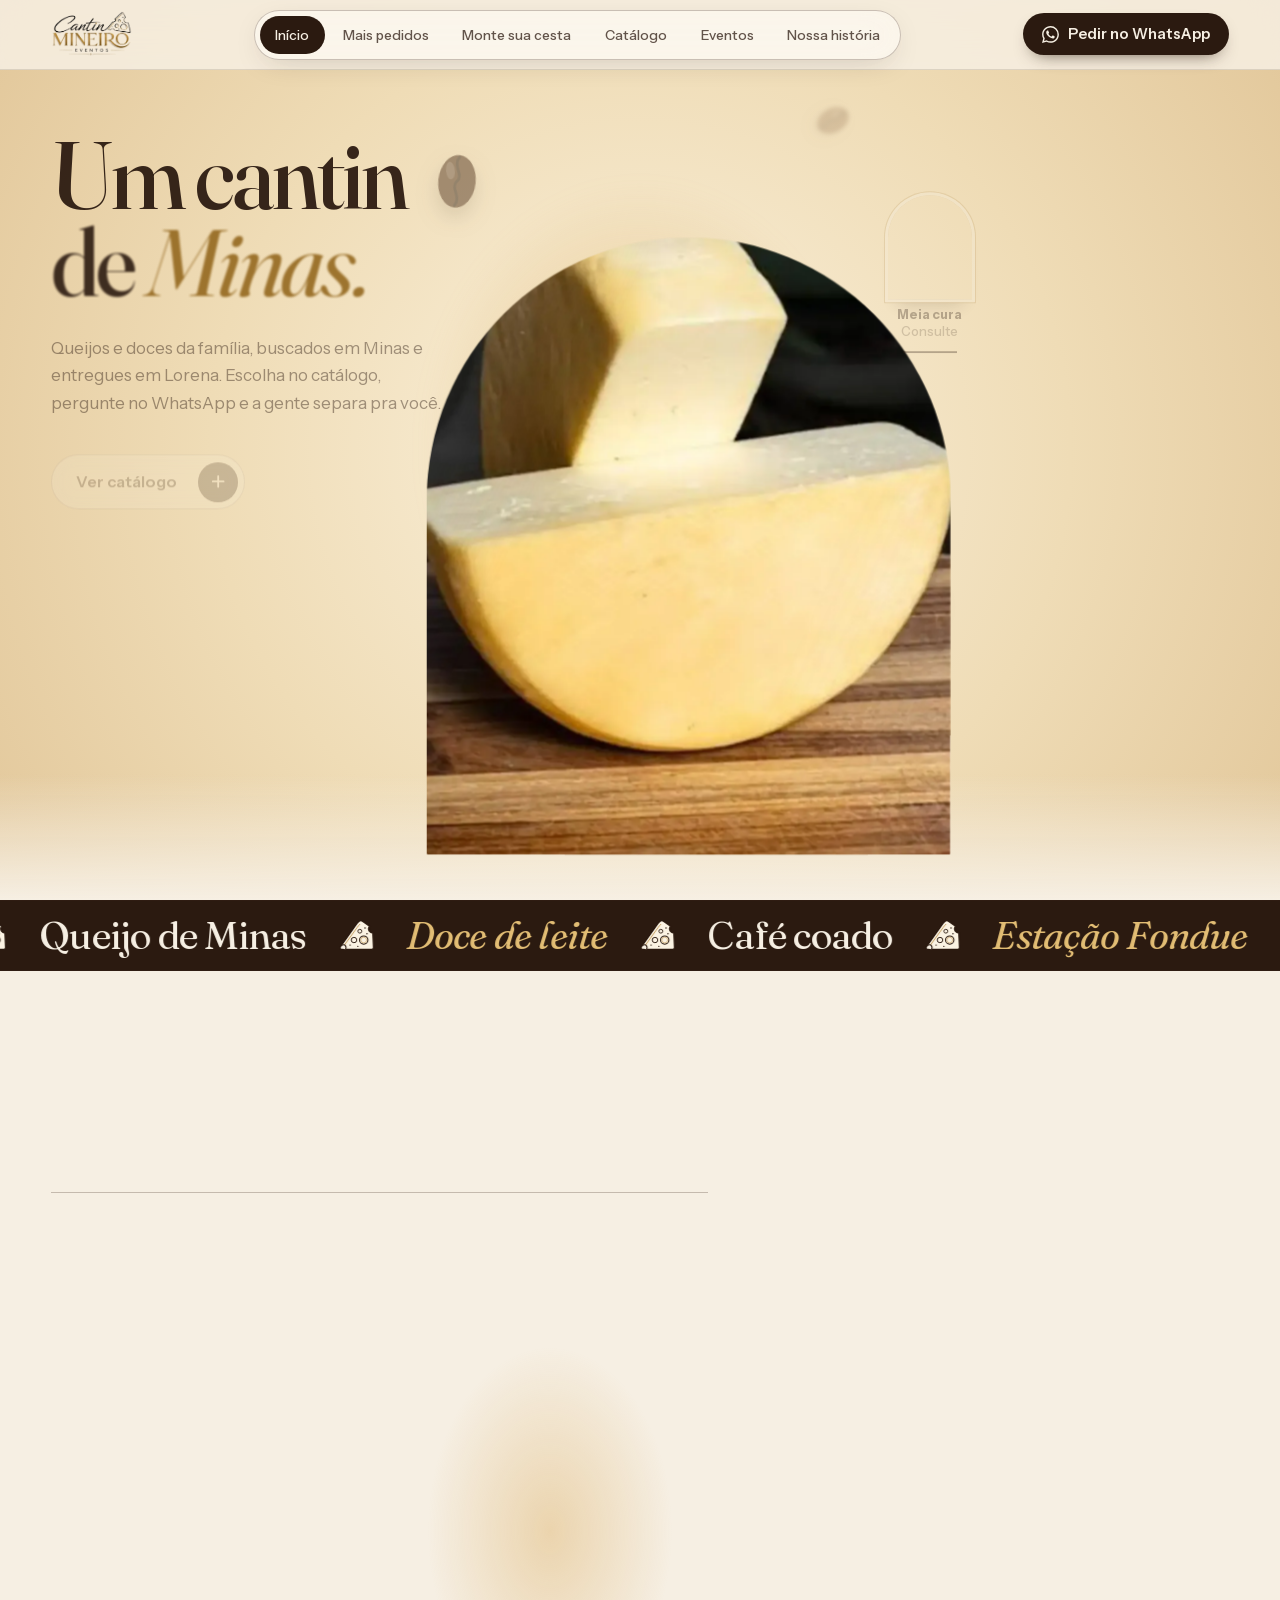
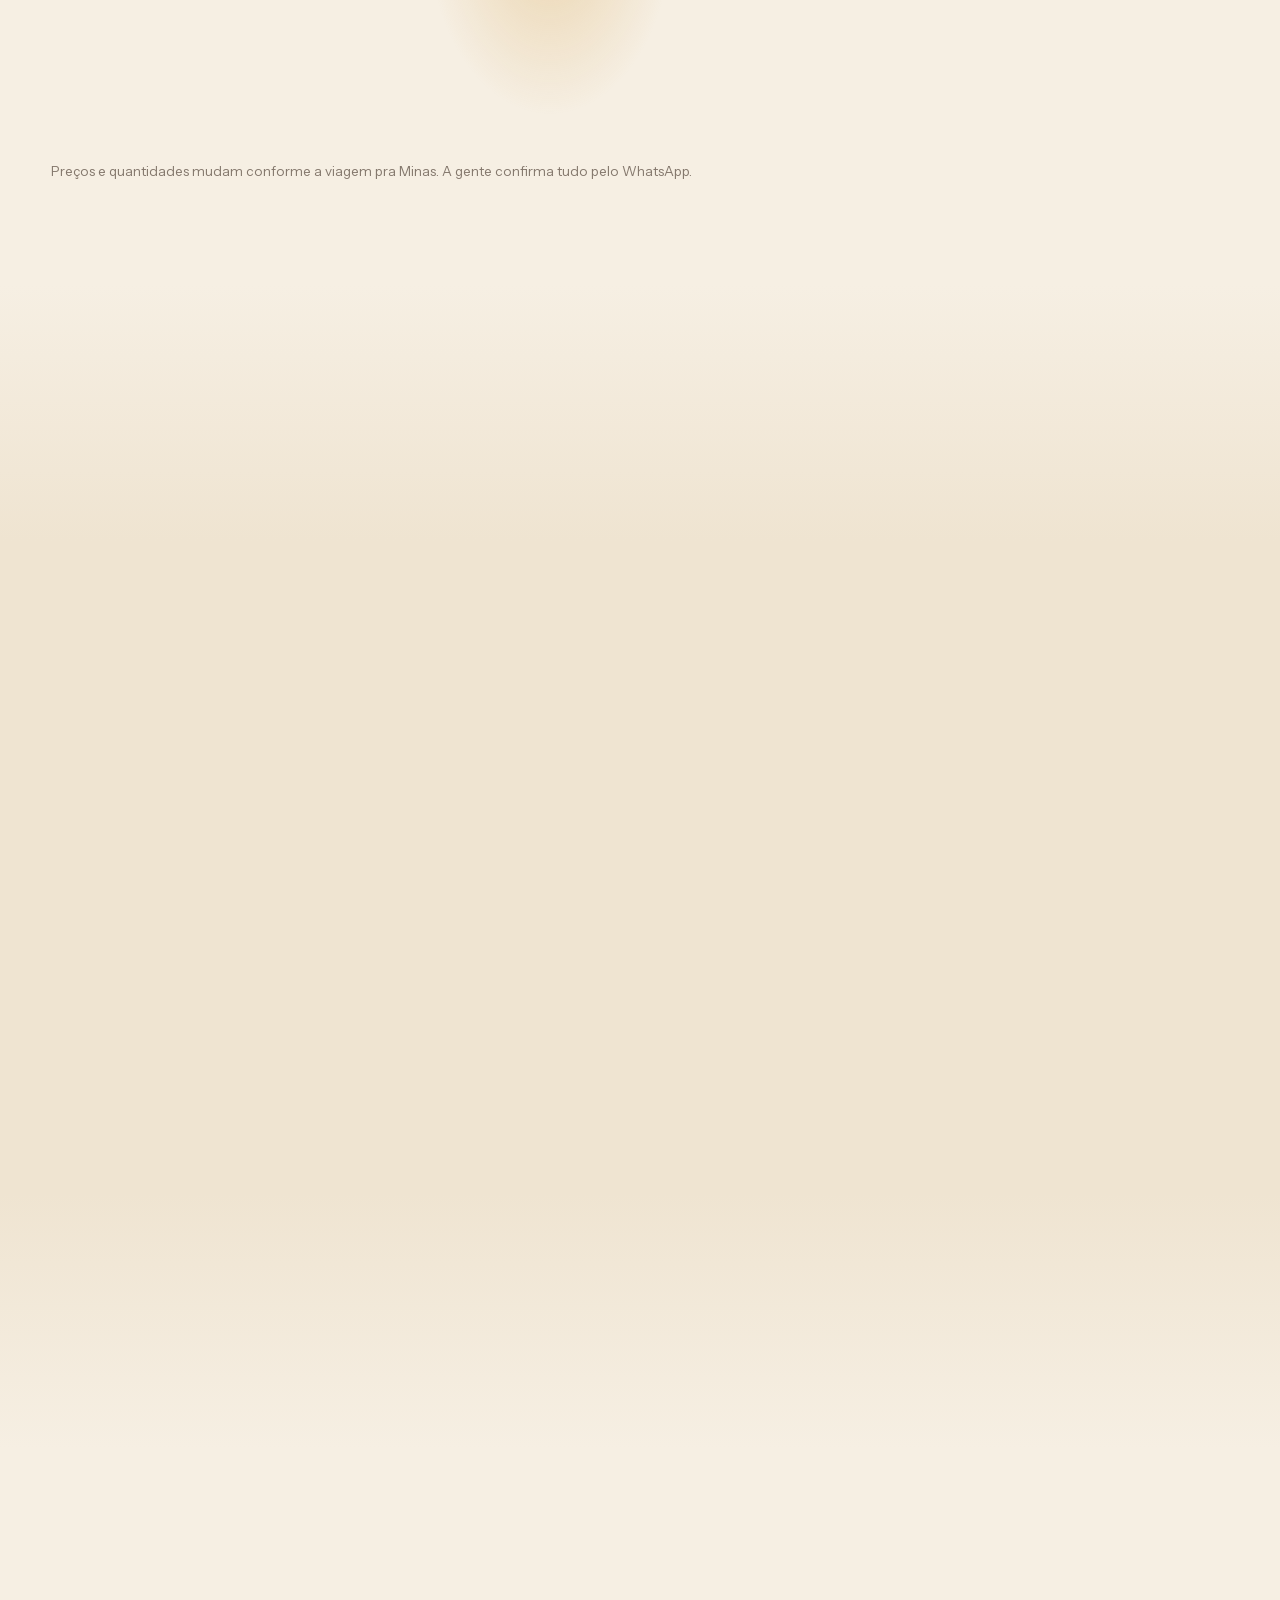
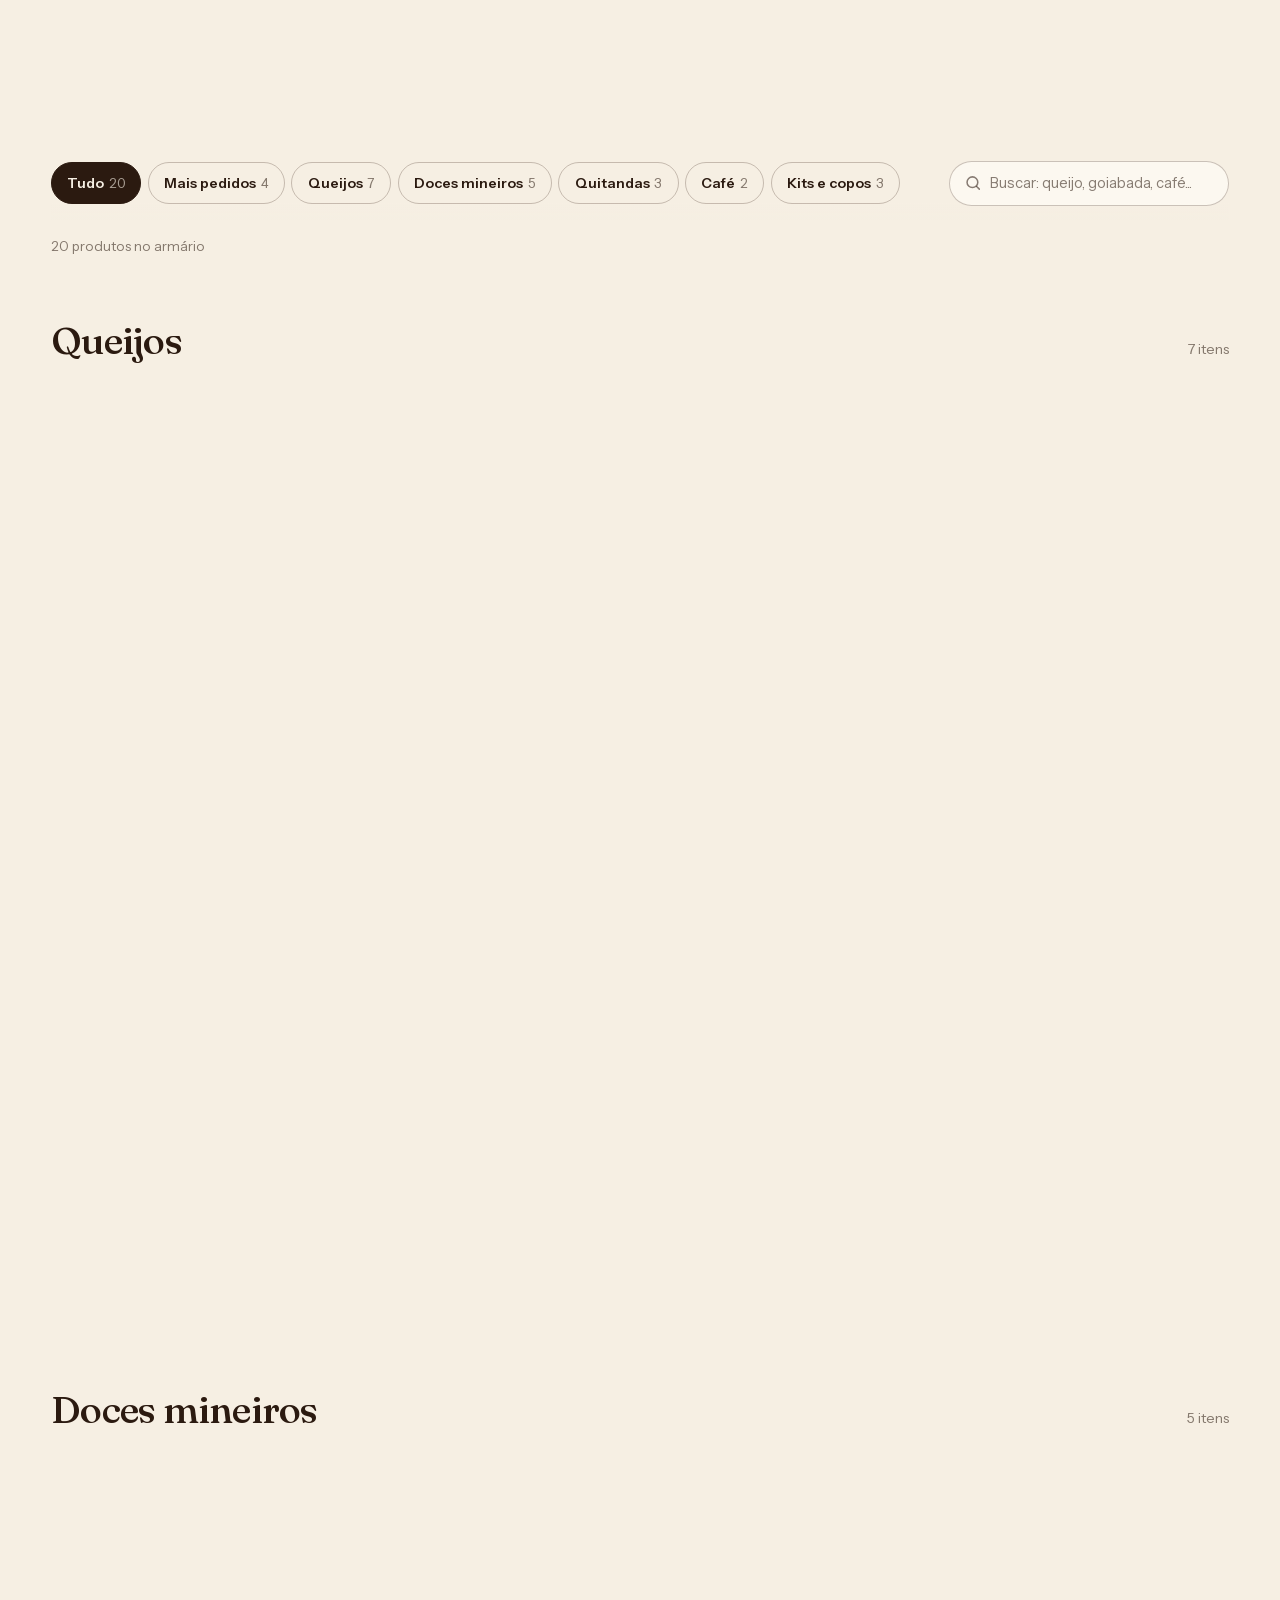
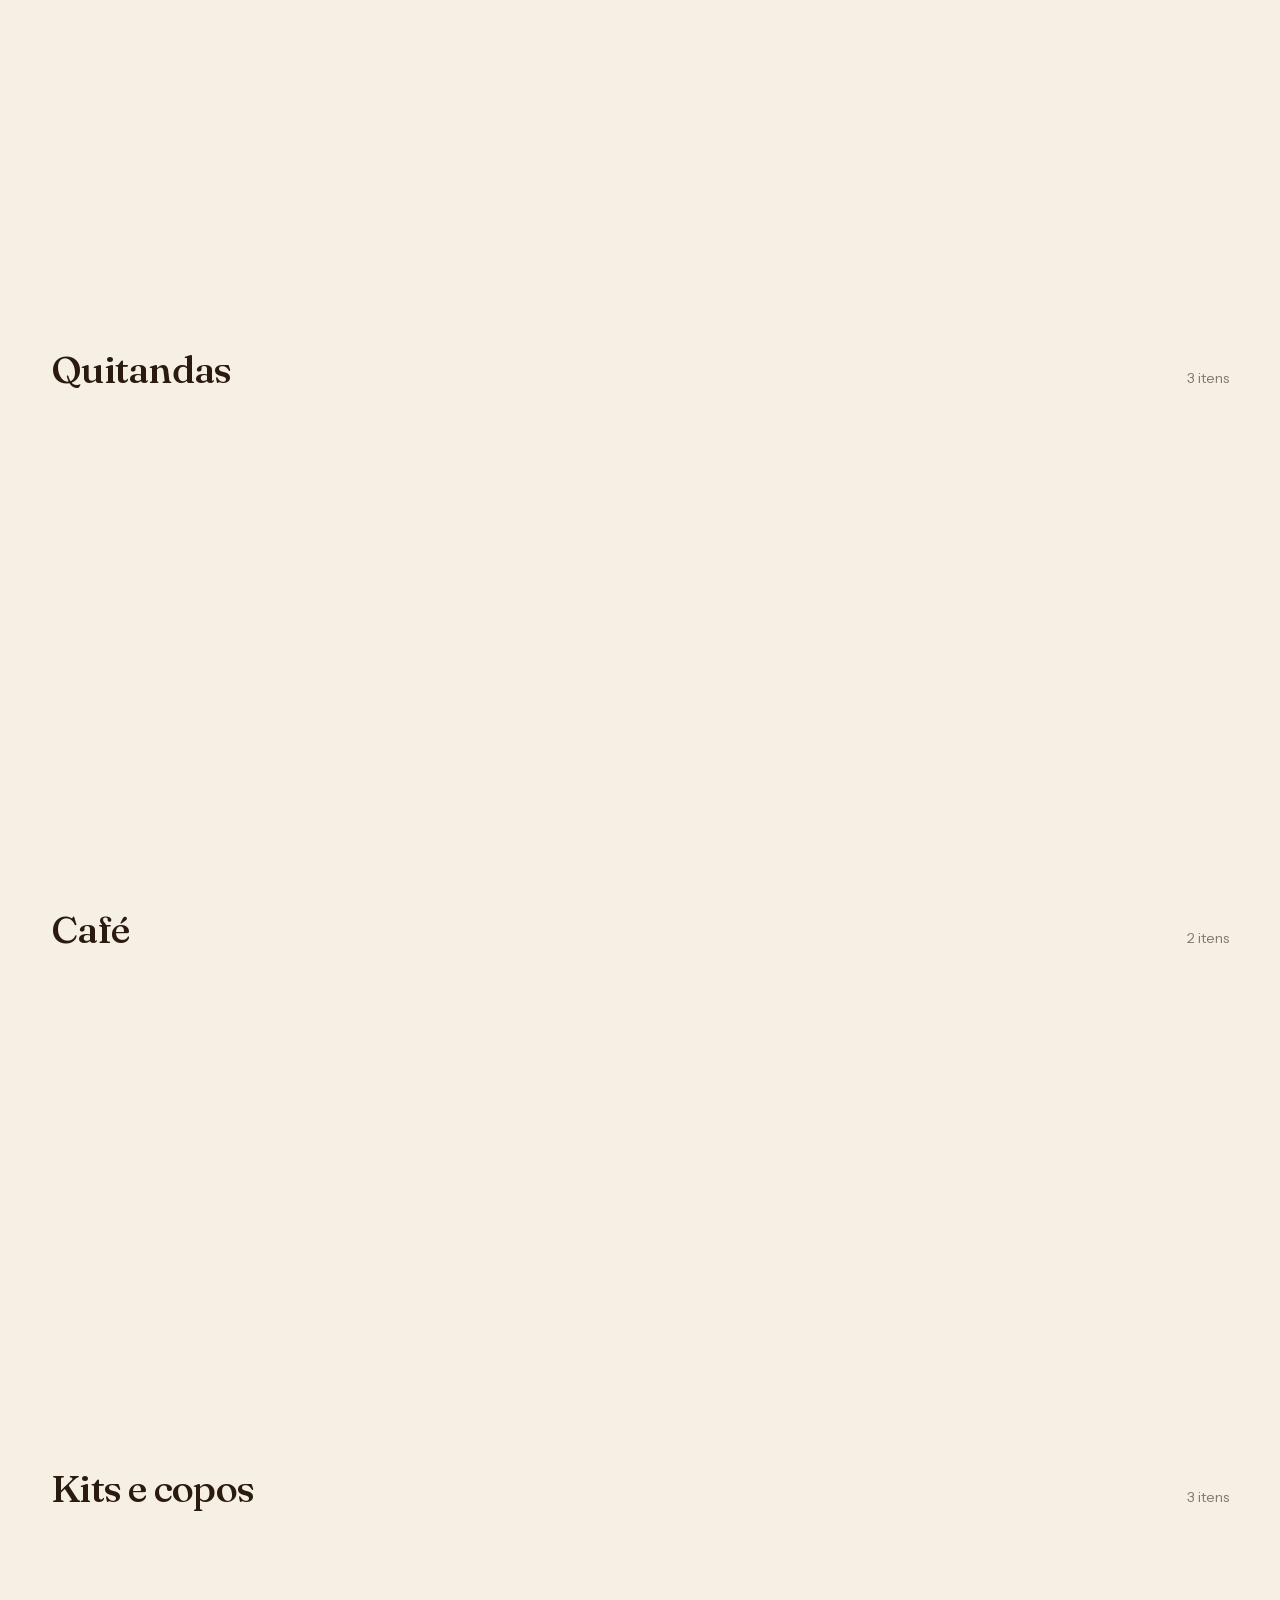
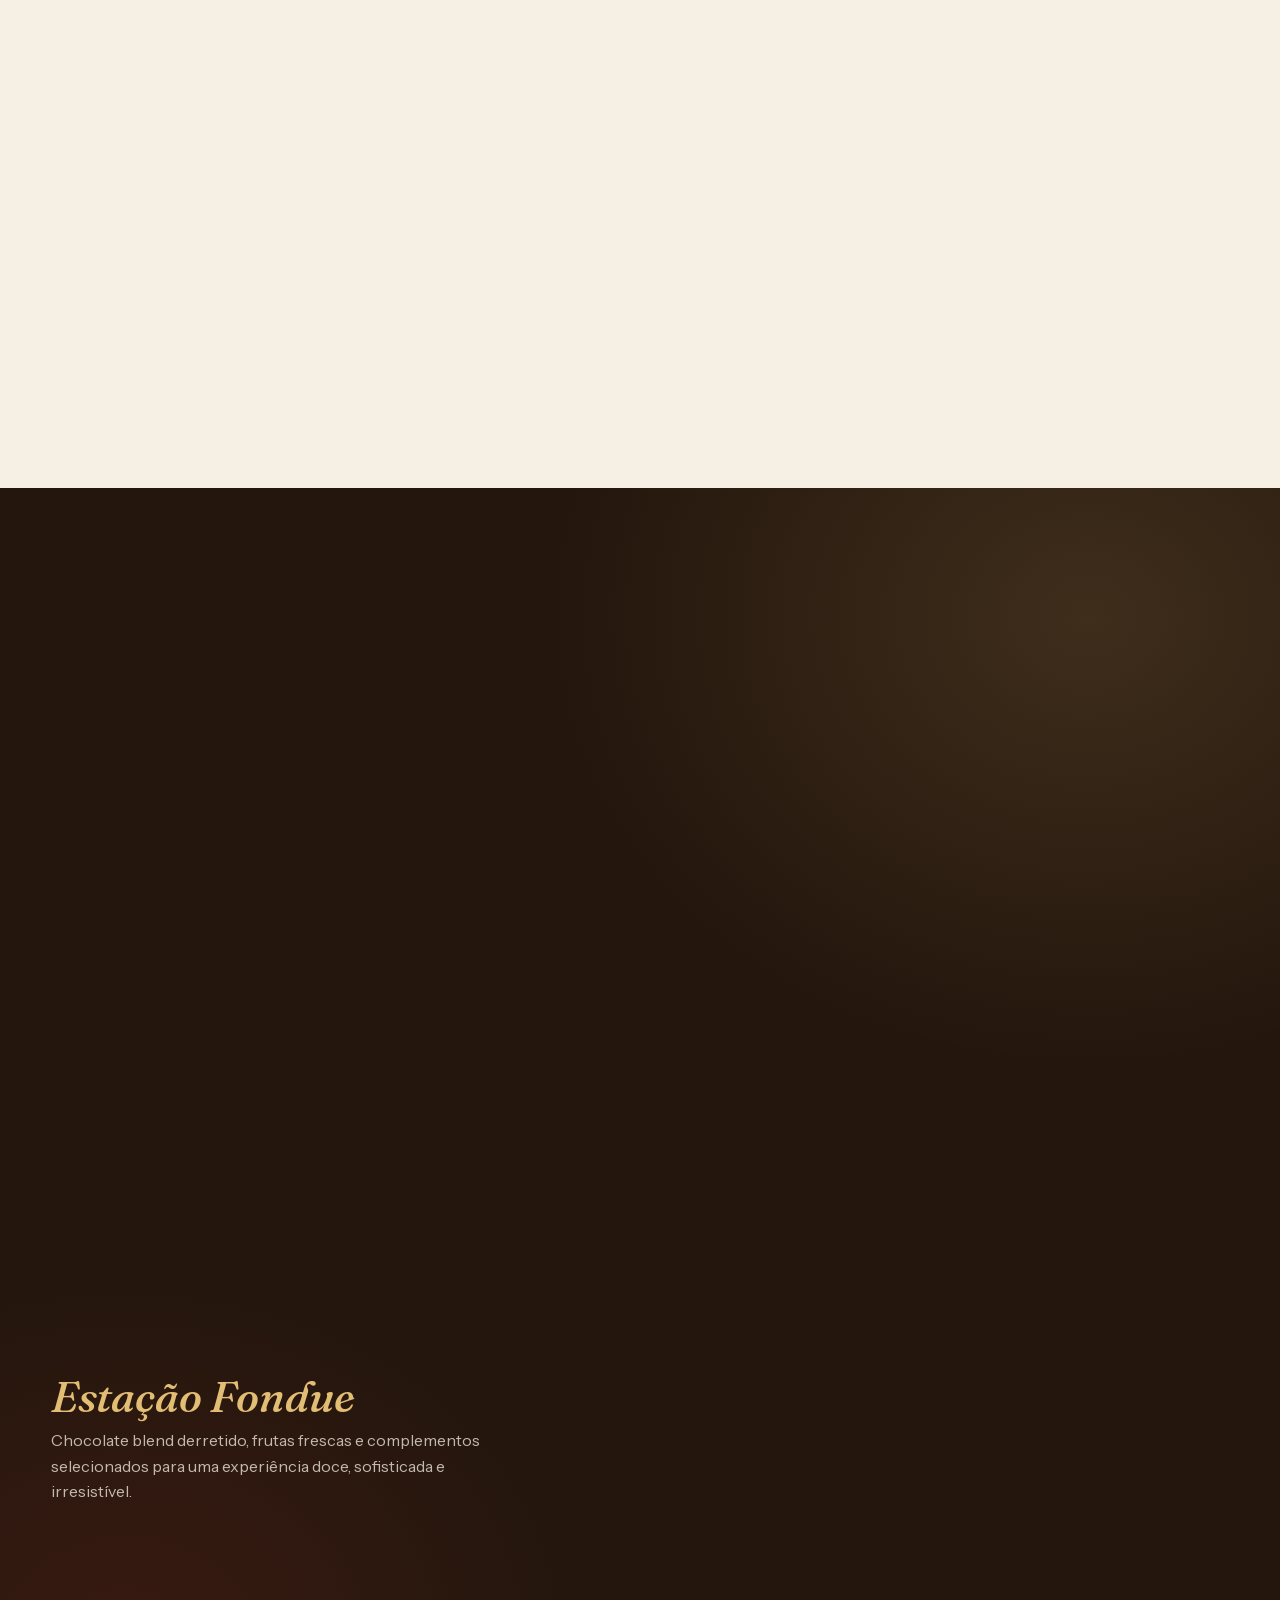
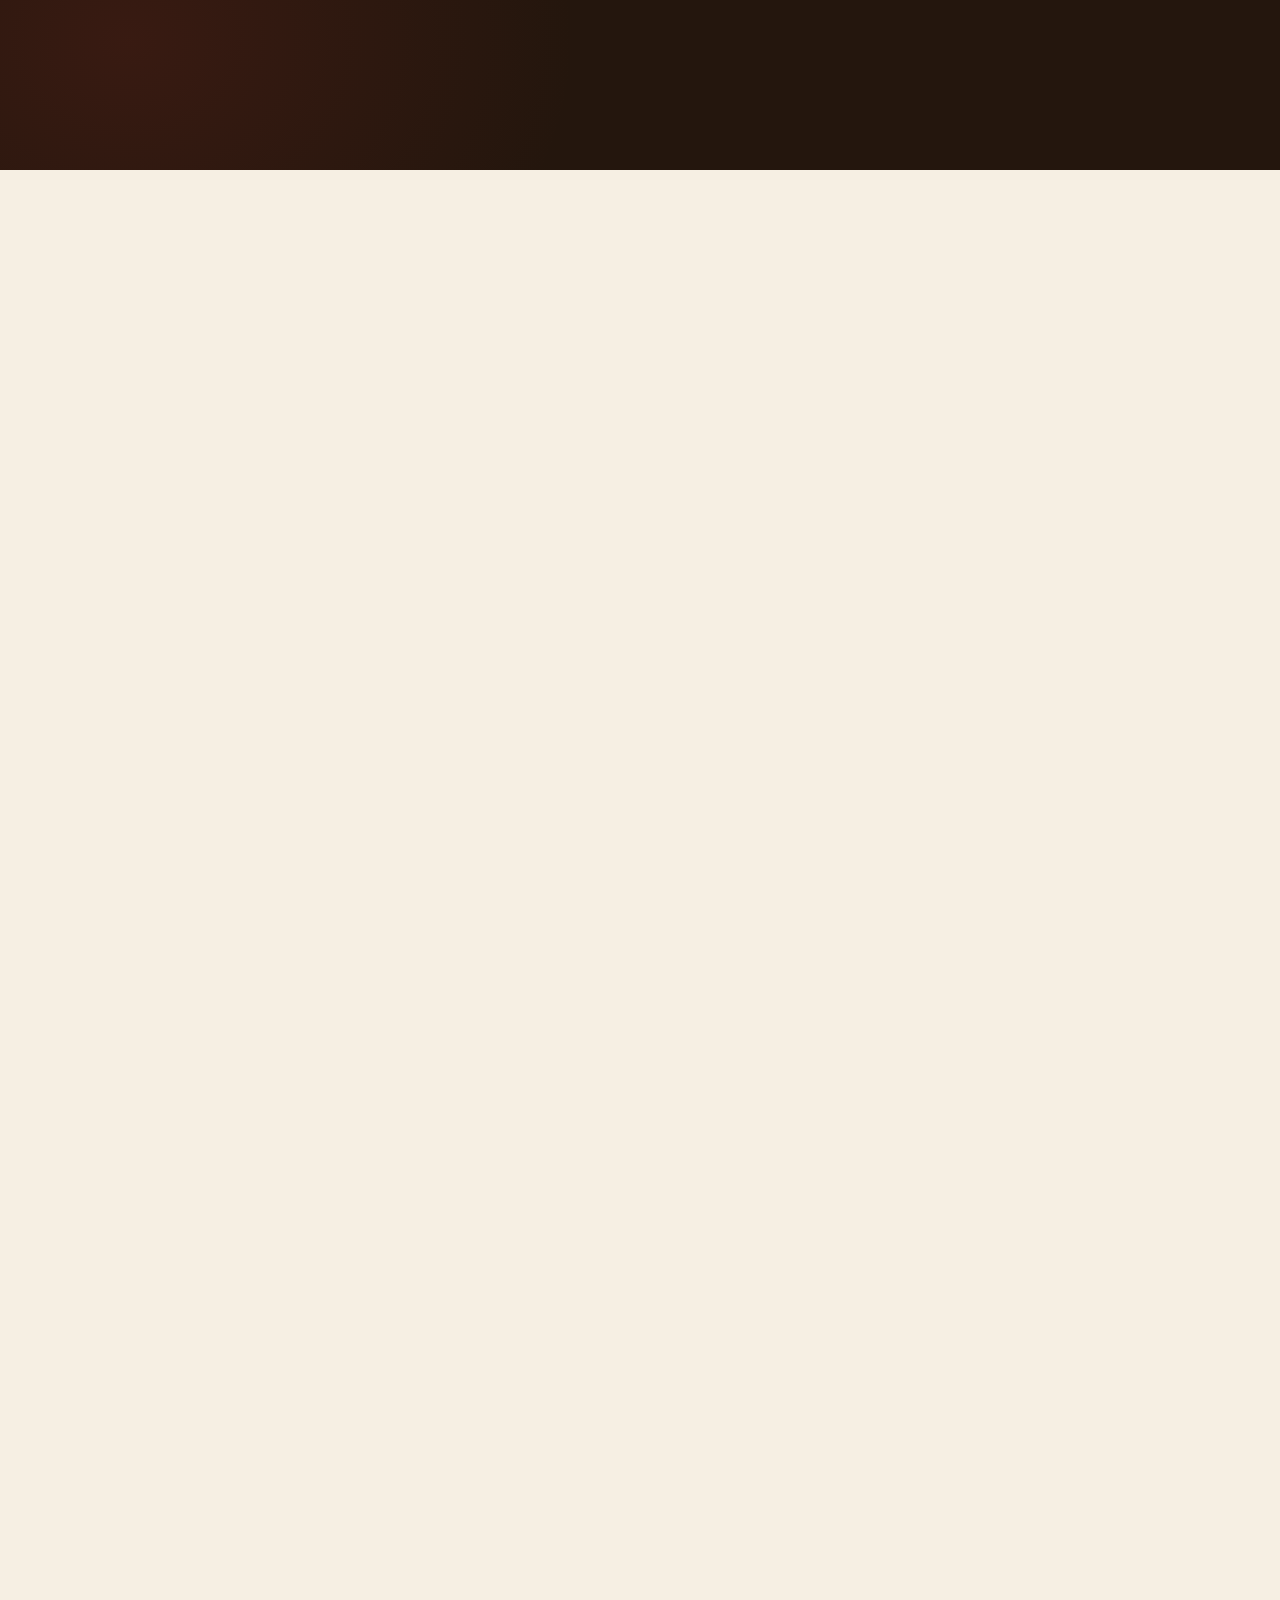
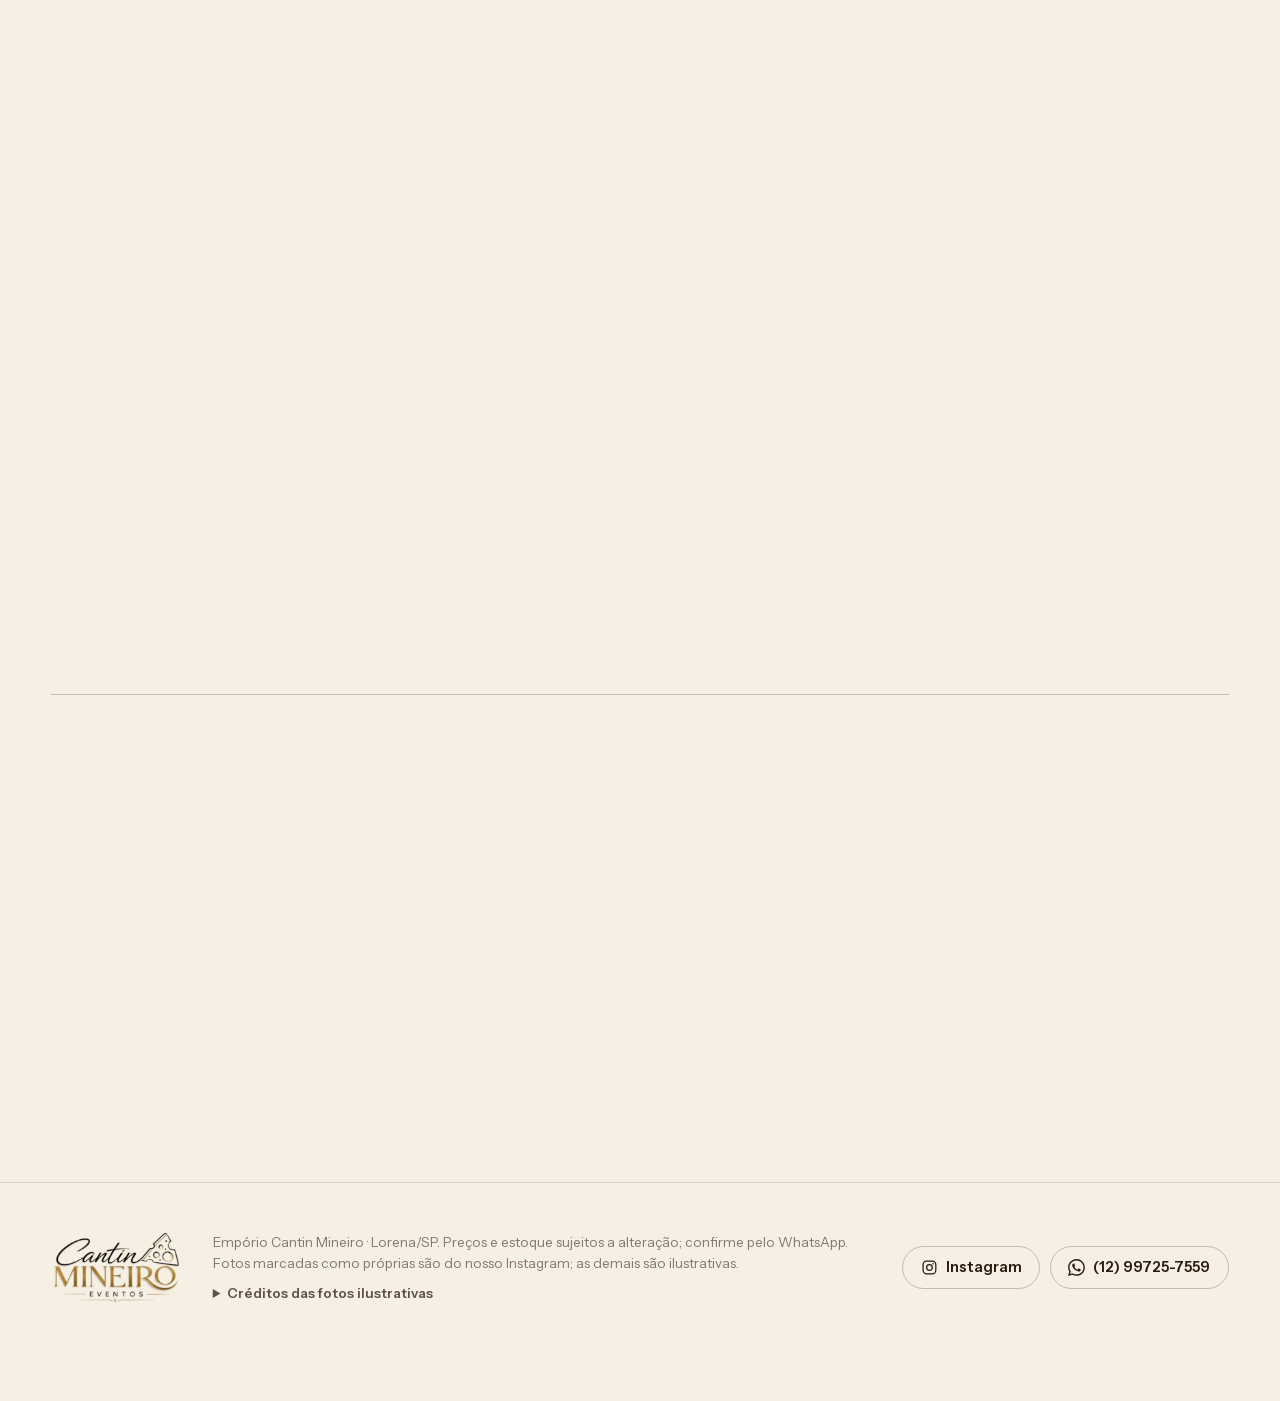
<file: index.html>
<!DOCTYPE html>
<html lang="pt-BR">
<head>
<meta charset="UTF-8">
<meta name="viewport" content="width=device-width, initial-scale=1.0, viewport-fit=cover">
<meta http-equiv="Content-Security-Policy" content="default-src 'self'; script-src 'self'; style-src 'self'; font-src 'self'; img-src 'self' data:; connect-src 'self'; object-src 'none'; base-uri 'self'; form-action 'none'; upgrade-insecure-requests">
<meta name="referrer" content="strict-origin-when-cross-origin">
<title>Cantin Mineiro | Queijos, doces e café de Minas em Lorena</title>
<meta name="description" content="Catálogo do Empório Cantin Mineiro: queijo Minas meia cura, provolone desidratado, doce de leite, goiabada, café e quitandas. Pergunte no WhatsApp e encomende em Lorena/SP. Também fazemos Estação Fondue e mesa de frios para eventos.">
<link rel="canonical" href="https://trheem.github.io/cantin-mineiro/">
<meta name="theme-color" content="#f6efe3">
<meta property="og:type" content="website">
<meta property="og:url" content="https://trheem.github.io/cantin-mineiro/">
<meta property="og:title" content="Cantin Mineiro | Queijos, doces e café de Minas">
<meta property="og:description" content="Queijos e doces da família, direto de Minas pra Lorena. Escolha no catálogo e pergunte no WhatsApp.">
<meta property="og:image" content="https://trheem.github.io/cantin-mineiro/assets/img/og.jpg">
<meta property="og:locale" content="pt_BR">
<link rel="icon" type="image/png" href="assets/img/favicon-64.png">
<link rel="apple-touch-icon" href="assets/img/apple-touch-icon.png">
<link rel="preload" as="image" href="assets/img/products/queijo-meia-cura-lg.webp" fetchpriority="high">
<link rel="preload" as="font" type="font/woff2" href="assets/fonts/fraunces-normal-300-800-latin.woff2" crossorigin>
<link rel="preload" as="font" type="font/woff2" href="assets/fonts/instrument-sans-normal-400-700-latin.woff2" crossorigin>
<link rel="stylesheet" href="assets/css/main.css">
<link rel="modulepreload" href="assets/js/data.js">
<script type="application/ld+json">
{
  "@context": "https://schema.org",
  "@type": "Store",
  "name": "Empório Cantin Mineiro",
  "alternateName": "Cantin Mineiro Eventos",
  "description": "Queijos, doces mineiros, café e eventos (Estação Fondue e mesa de frios) em Lorena/SP.",
  "url": "https://trheem.github.io/cantin-mineiro/",
  "image": "https://trheem.github.io/cantin-mineiro/assets/img/og.jpg",
  "telephone": "+55 12 99725-7559",
  "address": { "@type": "PostalAddress", "addressLocality": "Lorena", "addressRegion": "SP", "addressCountry": "BR" },
  "areaServed": "Lorena",
  "founder": [{ "@type": "Person", "name": "Marcus" }, { "@type": "Person", "name": "Carol Gemelli" }],
  "sameAs": ["https://www.instagram.com/emporiocafeteria_cantinmineiro/", "https://www.instagram.com/cantinmineiro__eventos/"]
}
</script>
<script src="assets/vendor/gsap.min.js" defer></script>
<script src="assets/vendor/ScrollTrigger.min.js" defer></script>
<script type="module" src="assets/js/main.js"></script>
</head>
<body>

<svg class="sprite" aria-hidden="true">
    <symbol id="i-wa" viewBox="0 0 24 24"><path fill="currentColor" d="M17.47 14.38c-.3-.15-1.76-.87-2.03-.97-.27-.1-.47-.15-.67.15-.2.3-.77.97-.94 1.16-.17.2-.35.22-.64.07-.3-.15-1.26-.46-2.39-1.47-.88-.79-1.48-1.76-1.65-2.06-.17-.3-.02-.46.13-.6.13-.14.3-.35.45-.52.15-.18.2-.3.3-.5.1-.2.05-.37-.03-.52-.07-.15-.67-1.61-.92-2.2-.24-.58-.49-.5-.67-.51h-.57c-.2 0-.52.07-.79.37-.27.3-1.04 1.02-1.04 2.48s1.07 2.88 1.21 3.07c.15.2 2.1 3.2 5.08 4.49.71.31 1.26.49 1.7.63.71.23 1.36.2 1.87.12.57-.09 1.76-.72 2-1.41.25-.7.25-1.29.18-1.41-.08-.13-.27-.2-.57-.35m-5.42 7.4h-.01a9.87 9.87 0 0 1-5.03-1.38l-.36-.21-3.74.98 1-3.65-.24-.37a9.86 9.86 0 0 1-1.51-5.26c0-5.45 4.44-9.88 9.89-9.88 2.64 0 5.12 1.03 6.99 2.9a9.82 9.82 0 0 1 2.89 6.99c0 5.45-4.44 9.88-9.88 9.88m8.41-18.3A11.82 11.82 0 0 0 12.05 0C5.5 0 .16 5.34.16 11.89c0 2.1.55 4.14 1.59 5.95L.06 24l6.3-1.65a11.88 11.88 0 0 0 5.69 1.45h.01c6.55 0 11.89-5.34 11.89-11.89a11.82 11.82 0 0 0-3.48-8.41Z"/></symbol>
    <symbol id="i-plus" viewBox="0 0 24 24"><path d="M12 5v14M5 12h14" stroke="currentColor" stroke-width="2.4" stroke-linecap="round" fill="none"/></symbol>
    <symbol id="i-left" viewBox="0 0 24 24"><path d="M15 5l-7 7 7 7" stroke="currentColor" stroke-width="2" stroke-linecap="round" stroke-linejoin="round" fill="none"/></symbol>
    <symbol id="i-right" viewBox="0 0 24 24"><path d="M9 5l7 7-7 7" stroke="currentColor" stroke-width="2" stroke-linecap="round" stroke-linejoin="round" fill="none"/></symbol>
    <symbol id="i-search" viewBox="0 0 24 24"><circle cx="11" cy="11" r="7" stroke="currentColor" stroke-width="2" fill="none"/><path d="M20 20l-3.5-3.5" stroke="currentColor" stroke-width="2" stroke-linecap="round"/></symbol>
    <symbol id="i-check" viewBox="0 0 24 24"><path d="M5 12.5l4.5 4.5L19 7.5" stroke="currentColor" stroke-width="2.6" stroke-linecap="round" stroke-linejoin="round" fill="none"/></symbol>
    <symbol id="i-bag" viewBox="0 0 24 24"><path d="M5 8h14l-1 12.5H6L5 8z" stroke="currentColor" stroke-width="1.6" stroke-linejoin="round" fill="none"/><path d="M9 10V6.5a3 3 0 0 1 6 0V10" stroke="currentColor" stroke-width="1.6" stroke-linecap="round" fill="none"/></symbol>
    <symbol id="i-pin" viewBox="0 0 24 24"><path d="M12 21s-6.5-5.6-6.5-11a6.5 6.5 0 0 1 13 0c0 5.4-6.5 11-6.5 11z" stroke="currentColor" stroke-width="1.8" fill="none"/><circle cx="12" cy="10" r="2.4" stroke="currentColor" stroke-width="1.8" fill="none"/></symbol>
    <symbol id="i-ig" viewBox="0 0 24 24"><rect x="3" y="3" width="18" height="18" rx="5" stroke="currentColor" stroke-width="1.8" fill="none"/><circle cx="12" cy="12" r="4" stroke="currentColor" stroke-width="1.8" fill="none"/><circle cx="17.3" cy="6.7" r="1.1" fill="currentColor"/></symbol>
    <symbol id="i-cal" viewBox="0 0 24 24"><rect x="3.5" y="5" width="17" height="15.5" rx="2" stroke="currentColor" stroke-width="1.7" fill="none"/><path d="M3.5 10h17M8 3v4M16 3v4" stroke="currentColor" stroke-width="1.7" stroke-linecap="round" fill="none"/></symbol>
    <symbol id="i-bean" viewBox="0 0 40 52"><ellipse cx="20" cy="26" rx="17" ry="24" fill="currentColor"/><path d="M20 4c-6 8 6 16 0 22s6 14 0 22" stroke="rgba(0,0,0,.42)" stroke-width="2.6" fill="none" stroke-linecap="round"/><ellipse cx="13" cy="17" rx="4" ry="8" fill="rgba(255,255,255,.16)" transform="rotate(-12 13 17)"/></symbol>
</svg>

<header class="header" id="header">
    <a class="logo" href="#inicio" aria-label="Cantin Mineiro, início">
        <img src="assets/img/logo-cantin.png" alt="" width="760" height="434">
    </a>
    <nav class="nav" aria-label="Seções">
        <a href="#inicio" class="nav-item active">Início</a>
        <a href="#destaques" class="nav-item">Mais pedidos</a>
        <a href="#cesta" class="nav-item">Monte sua cesta</a>
        <a href="#catalogo" class="nav-item">Catálogo</a>
        <a href="#eventos" class="nav-item">Eventos</a>
        <a href="#historia" class="nav-item">Nossa história</a>
    </nav>
    <a class="btn-wa" data-wa="geral" href="https://wa.me/5512997257559" target="_blank" rel="noopener noreferrer">
        <svg class="icon" aria-hidden="true"><use href="#i-wa"/></svg><span class="long">Pedir no WhatsApp</span><span class="short">WhatsApp</span>
    </a>
</header>

<main>
    <section class="hero" id="inicio" aria-label="Destaques do empório">
        <div class="beans" id="beans" aria-hidden="true"></div>
        <div class="hero-content">
            <div class="hero-left">
                <h1 class="main-title"><span class="intro">Um cantin</span><span class="intro">de <em>Minas.</em></span></h1>
                <p class="description intro">Queijos e doces da família, buscados em Minas e entregues em Lorena. Escolha no catálogo, pergunte no WhatsApp e a gente separa pra você.</p>
                <a class="primary-btn intro" href="#catalogo">Ver catálogo <span class="plus-icon"><svg class="icon" aria-hidden="true"><use href="#i-plus"/></svg></span></a>
                <div class="badge intro">
                    <svg class="icon" aria-hidden="true"><use href="#i-bag"/></svg>
                    <div class="badge-text">
                        <span class="badge-title">Encomendas em Lorena/SP</span>
                        <span class="badge-sub">combine entrega ou retirada pelo WhatsApp</span>
                    </div>
                </div>
            </div>
            <div class="hero-stage">
                <div class="hero-tilt intro" id="hero-tilt">
                    <div class="arch" id="hero-arch"></div>
                </div>
                <div class="seal intro" aria-hidden="true">
                    <svg class="seal-ring" viewBox="0 0 200 200">
                        <defs><path id="seal-path" d="M100,100 m-80,0 a80,80 0 1,1 160,0 a80,80 0 1,1 -160,0"/></defs>
                        <text><textPath href="#seal-path" textLength="498" lengthAdjust="spacing">EMPÓRIO ✦ CANTIN MINEIRO ✦ LORENA ✦ </textPath></text>
                    </svg>
                    <img src="assets/img/cheese-mark.svg" alt="" width="120" height="108">
                </div>
            </div>
            <div class="hero-right">
                <div class="picker">
                    <div class="picker-row intro" role="group" aria-label="Escolha o destaque" id="picker"></div>
                    <div class="picker-nav intro">
                        <button class="nav-arrow" type="button" id="hero-prev" aria-label="Destaque anterior"><svg class="icon" aria-hidden="true"><use href="#i-left"/></svg></button>
                        <button class="nav-arrow" type="button" id="hero-next" aria-label="Próximo destaque"><svg class="icon" aria-hidden="true"><use href="#i-right"/></svg></button>
                        <a class="btn-wa" id="hero-ask" href="https://wa.me/5512997257559" target="_blank" rel="noopener noreferrer"><svg class="icon" aria-hidden="true"><use href="#i-wa"/></svg>Tem disponível?</a>
                    </div>
                    <p class="sr-only" aria-live="polite" id="hero-live"></p>
                </div>
                <p class="side-title" aria-hidden="true"><span class="intro">feito</span><span class="intro">com fé.</span></p>
            </div>
        </div>
    </section>

    <div class="ticker" aria-hidden="true">
        <div class="ticker-track" id="ticker-track">
            <div class="ticker-group">
                <img src="assets/img/cheese-mark.svg" alt="" width="56" height="50"><span>Queijo de Minas</span>
                <img src="assets/img/cheese-mark.svg" alt="" width="56" height="50"><span>Doce de leite</span>
                <img src="assets/img/cheese-mark.svg" alt="" width="56" height="50"><span>Café coado</span>
                <img src="assets/img/cheese-mark.svg" alt="" width="56" height="50"><span>Estação Fondue</span>
            </div>
        </div>
    </div>

    <section class="section" id="destaques" aria-labelledby="destaques-title">
        <div class="wrap">
            <div class="section-head">
                <h2 class="h2" id="destaques-title">Os mais pedidos</h2>
                <p class="lede">O que mais sai no nosso Instagram. Queijo e doce de Minas acabam rápido, então pergunte antes: a mensagem já vai pronta com o nome do produto.</p>
            </div>
            <div class="offers" id="offers"></div>
            <p class="offer-note">Preços e quantidades mudam conforme a viagem pra Minas. A gente confirma tudo pelo WhatsApp.</p>
        </div>
    </section>

    <section class="section" id="cesta" aria-labelledby="cesta-title">
        <div class="wrap">
            <div class="section-head">
                <h2 class="h2" id="cesta-title">Monte sua cesta</h2>
                <p class="lede">Escolha a ocasião e vá colocando queijo, doce e café na cesta. O pedido fica anotado no caderninho e vai pro nosso WhatsApp: a gente responde com o que tem e o valor.</p>
            </div>
            <div class="builder">
                <form class="steps" id="cesta-form">
                    <fieldset class="step">
                        <legend><span class="step-n">1</span> Pra que ocasião?</legend>
                        <div class="opts" data-group="ocasiao"></div>
                    </fieldset>
                    <fieldset class="step">
                        <legend><span class="step-n">2</span> Queijos</legend>
                        <div class="opts" data-group="queijos"></div>
                    </fieldset>
                    <fieldset class="step">
                        <legend><span class="step-n">3</span> Doces e quitandas</legend>
                        <div class="opts" data-group="doces"></div>
                    </fieldset>
                    <fieldset class="step">
                        <legend><span class="step-n">4</span> Café <small>opcional</small></legend>
                        <div class="opts" data-group="cafe"></div>
                    </fieldset>
                </form>
                <div class="builder-visual">
                    <div class="basket" id="basket" role="img" aria-label="Cesta sendo montada">
                        <svg class="basket-back" viewBox="0 0 400 330" aria-hidden="true">
                            <defs>
                                <pattern id="gingham" width="16" height="16" patternUnits="userSpaceOnUse" patternTransform="rotate(8)">
                                    <rect width="16" height="16" fill="#fbf3e6"/>
                                    <rect width="8" height="16" fill="rgba(178,44,40,.55)"/>
                                    <rect width="16" height="8" fill="rgba(178,44,40,.55)"/>
                                </pattern>
                            </defs>
                            <path class="handle" d="M58 168 C 58 30, 342 30, 342 168" fill="none" stroke="#9b6a35" stroke-width="16" stroke-linecap="round"/>
                            <path d="M58 168 C 58 30, 342 30, 342 168" fill="none" stroke="#d6a566" stroke-width="5" stroke-dasharray="10 9" stroke-linecap="round"/>
                            <ellipse cx="200" cy="168" rx="168" ry="34" fill="#5b3a1d"/>
                            <path d="M70 160 L150 132 L232 146 L300 128 L336 162 L300 184 L210 176 L120 188 Z" fill="url(#gingham)"/>
                        </svg>
                        <div class="basket-items" id="basket-items"></div>
                        <svg class="basket-front" viewBox="0 0 400 330" aria-hidden="true">
                            <defs>
                                <pattern id="weave" width="28" height="18" patternUnits="userSpaceOnUse">
                                    <rect width="28" height="18" fill="#a8733b"/>
                                    <rect x="1.5" y="1.5" width="11" height="6.5" rx="3.2" fill="#d6a566"/>
                                    <rect x="15.5" y="10" width="11" height="6.5" rx="3.2" fill="#d6a566"/>
                                    <rect x="15.5" y="1.5" width="11" height="6.5" rx="3.2" fill="#c08a4f"/>
                                    <rect x="1.5" y="10" width="11" height="6.5" rx="3.2" fill="#c08a4f"/>
                                </pattern>
                                <linearGradient id="basket-shade" x1="0" x2="1">
                                    <stop offset="0" stop-color="#2b1a10" stop-opacity=".42"/>
                                    <stop offset=".25" stop-color="#2b1a10" stop-opacity="0"/>
                                    <stop offset=".75" stop-color="#2b1a10" stop-opacity="0"/>
                                    <stop offset="1" stop-color="#2b1a10" stop-opacity=".46"/>
                                </linearGradient>
                                <linearGradient id="basket-depth" x1="0" y1="0" x2="0" y2="1">
                                    <stop offset="0" stop-color="#2b1a10" stop-opacity="0"/>
                                    <stop offset="1" stop-color="#2b1a10" stop-opacity=".35"/>
                                </linearGradient>
                            </defs>
                            <ellipse cx="200" cy="318" rx="150" ry="10" fill="rgba(43,26,16,.25)"/>
                            <path d="M32 168 Q 200 214 368 168 L 338 304 Q 334 314 322 314 L 78 314 Q 66 314 62 304 Z" fill="url(#weave)"/>
                            <path d="M32 168 Q 200 214 368 168 L 338 304 Q 334 314 322 314 L 78 314 Q 66 314 62 304 Z" fill="url(#basket-shade)"/>
                            <path d="M32 168 Q 200 214 368 168 L 338 304 Q 334 314 322 314 L 78 314 Q 66 314 62 304 Z" fill="url(#basket-depth)"/>
                            <path d="M32 168 Q 200 214 368 168" fill="none" stroke="#8a5a2b" stroke-width="14" stroke-linecap="round"/>
                            <path d="M32 168 Q 200 214 368 168" fill="none" stroke="#e0b578" stroke-width="5" stroke-dasharray="9 7" stroke-linecap="round"/>
                            <g class="basket-tag" transform="translate(150 238) rotate(-4)">
                                <rect width="100" height="36" rx="3" fill="#fdfaf1"/>
                                <text x="50" y="24" text-anchor="middle">Cantin Mineiro</text>
                            </g>
                        </svg>
                        <p class="basket-count" id="basket-count" aria-live="polite"></p>
                    </div>
                    <div class="caderno" id="caderno" aria-live="polite">
                        <h3>Minha cesta</h3>
                        <p class="c-sub" id="caderno-ocasiao">Ocasião: escolha ao lado</p>
                        <ol id="caderno-lines"><li class="empty">Nada na cesta ainda</li></ol>
                        <p class="c-total"><span>Valor</span><span>a gente te passa</span></p>
                        <a class="btn-wa" id="caderno-send" href="#" target="_blank" rel="noopener noreferrer" aria-disabled="true"><svg class="icon" aria-hidden="true"><use href="#i-wa"/></svg>Enviar cesta</a>
                        <button class="c-clear" type="button" id="caderno-clear" hidden>Esvaziar cesta</button>
                        <p class="c-hint" id="caderno-hint">Coloque pelo menos um produto na cesta.</p>
                    </div>
                </div>
            </div>
        </div>
    </section>

    <section class="section" id="catalogo" aria-labelledby="catalogo-title">
        <div class="wrap">
            <div class="section-head">
                <h2 class="h2" id="catalogo-title">O armário do empório</h2>
                <p class="lede">Toque em <strong>Tem disponível?</strong> e a pergunta vai pronta pro nosso WhatsApp com o nome do produto.</p>
            </div>
            <div class="filters">
                <div class="toggles" role="group" aria-label="Filtrar por categoria" id="toggles"></div>
                <label class="search">
                    <span class="sr-only">Buscar produto</span>
                    <svg class="icon" aria-hidden="true"><use href="#i-search"/></svg>
                    <input type="search" id="search" placeholder="Buscar: queijo, goiabada, café..." autocomplete="off" enterkeyhint="search" maxlength="60">
                </label>
            </div>
            <p class="result-count" id="result-count" aria-live="polite"></p>
            <div id="shelves"></div>
            <div class="empty-state" id="empty-state">
                <p>Esse não está no armário do site.</p>
                <span>Pode ser que a gente traga na próxima viagem pra Minas. Pergunte:</span>
                <a class="btn-wa" id="empty-ask" href="https://wa.me/5512997257559" target="_blank" rel="noopener noreferrer"><svg class="icon" aria-hidden="true"><use href="#i-wa"/></svg>Perguntar no WhatsApp</a>
            </div>
        </div>
    </section>

    <section class="section dark" id="eventos" aria-labelledby="eventos-title">
        <div class="wrap">
            <div class="section-head">
                <h2 class="h2" id="eventos-title">Leve o Cantin pra sua festa</h2>
                <p class="lede">Transformamos celebrações em memórias únicas: casamentos, aniversários e eventos corporativos. E tem evento aberto todo mês aqui em Lorena.</p>
            </div>
            <div class="events">
                <figure class="ev-feature">
                    <div class="ev-photos">
                        <img class="ev-arch" src="assets/img/products/chocolate-derretido.webp" alt="Chocolate blend derretido na panela da Estação Fondue" width="520" height="650" loading="lazy" decoding="async">
                        <img class="ev-flyer" src="assets/img/products/estacao-fondue.webp" alt="Flyer da Estação Fondue Cantin Mineiro: chocolate blend derretido, frutas frescas e complementos" width="542" height="678" loading="lazy" decoding="async">
                    </div>
                    <figcaption>
                        <h3>Estação Fondue</h3>
                        <p>Chocolate blend derretido, frutas frescas e complementos selecionados para uma experiência doce, sofisticada e irresistível.</p>
                    </figcaption>
                </figure>
                <div class="ev-side">
                    <ul class="ev-services">
                        <li><span class="ev-n">01</span><div><b>Estação Fondue</b><small>Chocolate na hora, com frutas e complementos.</small></div></li>
                        <li><span class="ev-n">02</span><div><b>Mesa de frios</b><small>Queijos de Minas, frios, frutas e castanhas montados na mesa.</small></div></li>
                        <li><span class="ev-n">03</span><div><b>Copos de frutas com chocolate</b><small>Morango, uva, chocolate e crocante, com a etiqueta Cantin.</small></div></li>
                        <li><span class="ev-n">04</span><div><b>Caixas de petiscos</b><small>Lembrança pronta pra convidado ou presente corporativo.</small></div></li>
                    </ul>
                    <form class="quote" id="quote-form">
                        <h3>Pedir orçamento</h3>
                        <fieldset>
                            <legend>Tipo de evento</legend>
                            <div class="opts" data-group="tipo"></div>
                        </fieldset>
                        <div class="quote-row">
                            <label>Convidados<input type="number" name="convidados" inputmode="numeric" min="1" max="2000" placeholder="Ex.: 60"></label>
                            <label>Data<input type="date" name="data"></label>
                        </div>
                        <fieldset>
                            <legend>O que você quer?</legend>
                            <div class="opts" data-group="servicos"></div>
                        </fieldset>
                        <a class="btn-wa" id="quote-send" href="https://wa.me/5512997257559" target="_blank" rel="noopener noreferrer"><svg class="icon" aria-hidden="true"><use href="#i-wa"/></svg>Pedir orçamento no WhatsApp</a>
                    </form>
                </div>
            </div>
        </div>
    </section>

    <section class="section" id="historia" aria-labelledby="historia-title">
        <div class="wrap story">
            <figure class="story-photo">
                <img src="assets/img/ig/casal.webp" alt="Marcus e Carol, do Empório Cantin Mineiro" width="640" height="633" loading="lazy" decoding="async">
                <figcaption>Marcus e Carol</figcaption>
            </figure>
            <div class="story-copy">
                <p class="eyebrow">Nossa história</p>
                <h2 class="h2" id="historia-title">Começou num café da manhã na casa da vó, em Minas.</h2>
                <p>Somos Marcus e Carol, um paulistano e uma mineira. Numa conversa em família, nasceu a ideia de o Marcus vender queijos, e ali também nasceu o nome Cantin Mineiro.</p>
                <p>Fomos buscar os primeiros queijos e doces da nossa família, e o Marcus começou a vender de porta em porta. Foram anos de estrada e viagens pra Minas, com chuva, sol e neblina.</p>
                <p>Hoje seguimos sem loja física, atendendo por encomenda, nos eventos e no WhatsApp, com a mesma fé e o mesmo amor pelo que fazemos.</p>
                <dl class="stats">
                    <div><dt>5 anos</dt><dd>de Cantin Mineiro</dd></div>
                    <div><dt>De Minas</dt><dd>queijos e doces da família</dd></div>
                    <div><dt>Lorena</dt><dd>encomendas e eventos</dd></div>
                </dl>
            </div>
        </div>
    </section>

    <section class="section" id="insta" aria-labelledby="insta-title">
        <div class="wrap">
            <div class="section-head">
                <h2 class="h2" id="insta-title">Direto do Insta</h2>
                <p class="lede">Novidade sai primeiro no <a href="https://www.instagram.com/emporiocafeteria_cantinmineiro/" target="_blank" rel="noopener noreferrer">@emporiocafeteria_cantinmineiro</a> e os eventos no <a href="https://www.instagram.com/cantinmineiro__eventos/" target="_blank" rel="noopener noreferrer">@cantinmineiro__eventos</a>.</p>
            </div>
            <div class="insta">
                <a class="tall" href="https://www.instagram.com/emporiocafeteria_cantinmineiro/p/DV1vOkjkcx3/" target="_blank" rel="noopener noreferrer"><img src="assets/img/ig/trio.webp" alt="Post: queijos cheddar, com ervas e do reino na tábua" width="720" height="958" loading="lazy" decoding="async"></a>
                <a href="https://www.instagram.com/cantinmineiro__eventos/reel/DaYhal-SU_-/" target="_blank" rel="noopener noreferrer"><img src="assets/img/ig/copo.webp" alt="Reel: copo de frutas com chocolate Cantin Mineiro" width="360" height="640" loading="lazy" decoding="async"></a>
                <a href="https://www.instagram.com/emporiocafeteria_cantinmineiro/reel/DWT1C1EDcqR/" target="_blank" rel="noopener noreferrer"><img src="assets/img/ig/provolone.webp" alt="Reel: provolone desidratado com goiabada e geleia" width="360" height="640" loading="lazy" decoding="async"></a>
                <a href="https://www.instagram.com/emporiocafeteria_cantinmineiro/p/DVcM6oMjaqx/" target="_blank" rel="noopener noreferrer"><img src="assets/img/ig/meia-cura.webp" alt="Post: queijo Minas meia cura cortado na tábua" width="720" height="720" loading="lazy" decoding="async"></a>
                <a href="https://www.instagram.com/emporiocafeteria_cantinmineiro/reel/DVye3B2DYfN/" target="_blank" rel="noopener noreferrer"><img src="assets/img/ig/kit.webp" alt="Reel: caixa de petiscos com queijos, frios e suco de uva" width="360" height="640" loading="lazy" decoding="async"></a>
                <a href="https://www.instagram.com/cantinmineiro__eventos/p/DZksyCwuhLx/" target="_blank" rel="noopener noreferrer"><img src="assets/img/ig/festival-1.webp" alt="Post: 1º Festival dos Sabores com doces, bolos e morangos, com a Cantin Mineiro entre os participantes" width="480" height="640" loading="lazy" decoding="async"></a>
                <a href="https://www.instagram.com/cantinmineiro__eventos/p/DZtR1ftpWFJ/" target="_blank" rel="noopener noreferrer"><img src="assets/img/ig/festival-2.webp" alt="Post: 2º Festival dos Sabores dos Empreendedores de Lorena" width="501" height="640" loading="lazy" decoding="async"></a>
            </div>
        </div>
    </section>

    <section class="section" id="pedir" aria-labelledby="pedir-title">
        <div class="wrap">
            <div class="section-head">
                <h2 class="h2" id="pedir-title">Como pedir</h2>
                <p class="lede">A gente ainda não tem loja física: o atendimento é todo pelo WhatsApp, por encomenda e nos eventos em Lorena.</p>
            </div>
            <ol class="how">
                <li><span class="how-n">1</span><h3>Escolha no catálogo</h3><p>Queijo, doce, café ou um kit pronto. Se não achar, pergunte mesmo assim.</p></li>
                <li><span class="how-n">2</span><h3>Toque em “Tem disponível?”</h3><p>O WhatsApp abre com o nome do produto. É só enviar.</p></li>
                <li><span class="how-n">3</span><h3>Combine a entrega</h3><p>A gente confirma o que tem, o valor e como chega até você em Lorena.</p></li>
            </ol>
            <div class="contact">
                <div class="contact-copy">
                    <img src="assets/img/cheese-mark.svg" alt="" width="120" height="108" loading="lazy">
                    <p>Encomendas e orçamentos<small>WhatsApp (12) 99725-7559 · Lorena/SP</small></p>
                </div>
                <a class="btn-wa" data-wa="geral" href="https://wa.me/5512997257559" target="_blank" rel="noopener noreferrer"><svg class="icon" aria-hidden="true"><use href="#i-wa"/></svg>Fazer meu pedido</a>
            </div>
        </div>
    </section>
</main>

<footer class="footer">
    <div class="footer-inner">
        <a class="logo" href="#inicio" aria-label="Cantin Mineiro, voltar ao início">
            <img src="assets/img/logo-cantin.png" alt="" width="760" height="434" loading="lazy">
        </a>
        <div class="legal">
            <p>Empório Cantin Mineiro · Lorena/SP. Preços e estoque sujeitos a alteração; confirme pelo WhatsApp. Fotos marcadas como próprias são do nosso Instagram; as demais são ilustrativas.</p>
            <details class="credits">
                <summary>Créditos das fotos ilustrativas</summary>
                <ul id="credits"></ul>
            </details>
        </div>
        <div class="footer-links">
            <a class="btn-ghost" href="https://www.instagram.com/emporiocafeteria_cantinmineiro/" target="_blank" rel="noopener noreferrer"><svg class="icon" aria-hidden="true"><use href="#i-ig"/></svg>Instagram</a>
            <a class="btn-ghost" data-wa="geral" href="https://wa.me/5512997257559" target="_blank" rel="noopener noreferrer"><svg class="icon" aria-hidden="true"><use href="#i-wa"/></svg>(12) 99725-7559</a>
        </div>
    </div>
</footer>

<a class="fab" id="fab" data-wa="geral" href="https://wa.me/5512997257559" target="_blank" rel="noopener noreferrer" aria-label="Chamar a Cantin Mineiro no WhatsApp"><svg class="icon" aria-hidden="true"><use href="#i-wa"/></svg></a>
<div class="toast" id="toast" role="status"><svg class="icon" aria-hidden="true"><use href="#i-wa"/></svg><span></span></div>

<noscript><p class="noscript">Ative o JavaScript para ver o catálogo, ou fale com a gente no WhatsApp: (12) 99725-7559.</p></noscript>
</body>
</html>
</file>
<file: assets/css/main.css>
/* =========================================================
   Cantin Mineiro — estilos
   Mundo: o armário de um empório mineiro. Fotos em janelas de
   arco colonial, prateleira de madeira, etiqueta kraft no
   barbante e o caderninho onde a encomenda é anotada.
   ========================================================= */

/* Fontes servidas pelo próprio site (SIL Open Font License): Fraunces, Instrument Sans, Caveat */
@font-face {
  font-family: 'Caveat';
  font-style: normal;
  font-weight: 500 700;
  font-display: swap;
  src: url(../fonts/caveat-normal-500-700-latin-ext.woff2) format('woff2');
  unicode-range: U+0100-02BA, U+02BD-02C5, U+02C7-02CC, U+02CE-02D7, U+02DD-02FF, U+0304, U+0308, U+0329, U+1D00-1DBF, U+1E00-1E9F, U+1EF2-1EFF, U+2020, U+20A0-20AB, U+20AD-20C4, U+2113, U+2C60-2C7F, U+A720-A7FF;
}
@font-face {
  font-family: 'Caveat';
  font-style: normal;
  font-weight: 500 700;
  font-display: swap;
  src: url(../fonts/caveat-normal-500-700-latin.woff2) format('woff2');
  unicode-range: U+0000-00FF, U+0131, U+0152-0153, U+02BB-02BC, U+02C6, U+02DA, U+02DC, U+0304, U+0308, U+0329, U+2000-206F, U+20AC, U+2122, U+2191, U+2193, U+2212, U+2215, U+FEFF, U+FFFD;
}
@font-face {
  font-family: 'Fraunces';
  font-style: italic;
  font-weight: 300 800;
  font-display: swap;
  src: url(../fonts/fraunces-italic-300-800-latin-ext.woff2) format('woff2');
  unicode-range: U+0100-02BA, U+02BD-02C5, U+02C7-02CC, U+02CE-02D7, U+02DD-02FF, U+0304, U+0308, U+0329, U+1D00-1DBF, U+1E00-1E9F, U+1EF2-1EFF, U+2020, U+20A0-20AB, U+20AD-20C4, U+2113, U+2C60-2C7F, U+A720-A7FF;
}
@font-face {
  font-family: 'Fraunces';
  font-style: italic;
  font-weight: 300 800;
  font-display: swap;
  src: url(../fonts/fraunces-italic-300-800-latin.woff2) format('woff2');
  unicode-range: U+0000-00FF, U+0131, U+0152-0153, U+02BB-02BC, U+02C6, U+02DA, U+02DC, U+0304, U+0308, U+0329, U+2000-206F, U+20AC, U+2122, U+2191, U+2193, U+2212, U+2215, U+FEFF, U+FFFD;
}
@font-face {
  font-family: 'Fraunces';
  font-style: normal;
  font-weight: 300 800;
  font-display: swap;
  src: url(../fonts/fraunces-normal-300-800-latin-ext.woff2) format('woff2');
  unicode-range: U+0100-02BA, U+02BD-02C5, U+02C7-02CC, U+02CE-02D7, U+02DD-02FF, U+0304, U+0308, U+0329, U+1D00-1DBF, U+1E00-1E9F, U+1EF2-1EFF, U+2020, U+20A0-20AB, U+20AD-20C4, U+2113, U+2C60-2C7F, U+A720-A7FF;
}
@font-face {
  font-family: 'Fraunces';
  font-style: normal;
  font-weight: 300 800;
  font-display: swap;
  src: url(../fonts/fraunces-normal-300-800-latin.woff2) format('woff2');
  unicode-range: U+0000-00FF, U+0131, U+0152-0153, U+02BB-02BC, U+02C6, U+02DA, U+02DC, U+0304, U+0308, U+0329, U+2000-206F, U+20AC, U+2122, U+2191, U+2193, U+2212, U+2215, U+FEFF, U+FFFD;
}
@font-face {
  font-family: 'Instrument Sans';
  font-style: normal;
  font-weight: 400 700;
  font-display: swap;
  src: url(../fonts/instrument-sans-normal-400-700-latin-ext.woff2) format('woff2');
  unicode-range: U+0100-02BA, U+02BD-02C5, U+02C7-02CC, U+02CE-02D7, U+02DD-02FF, U+0304, U+0308, U+0329, U+1D00-1DBF, U+1E00-1E9F, U+1EF2-1EFF, U+2020, U+20A0-20AB, U+20AD-20C4, U+2113, U+2C60-2C7F, U+A720-A7FF;
}
@font-face {
  font-family: 'Instrument Sans';
  font-style: normal;
  font-weight: 400 700;
  font-display: swap;
  src: url(../fonts/instrument-sans-normal-400-700-latin.woff2) format('woff2');
  unicode-range: U+0000-00FF, U+0131, U+0152-0153, U+02BB-02BC, U+02C6, U+02DA, U+02DC, U+0304, U+0308, U+0329, U+2000-206F, U+20AC, U+2122, U+2191, U+2193, U+2212, U+2215, U+FEFF, U+FFFD;
}

:root {
    --cream: #f6efe3;
    --cream-2: #efe4d1;
    --linen: #e7d8bd;
    --line: rgba(58, 38, 23, 0.13);
    --line-strong: rgba(58, 38, 23, 0.26);
    --coffee: #2b1a10;
    --coffee-2: #3d2818;
    --muted: rgba(43, 26, 16, 0.74);
    --faint: rgba(43, 26, 16, 0.56);
    --gold: #94681f;       /* ouro do logo, escurecido pra ler no creme */
    --gold-soft: #c69a4c;
    --gold-hi: #e2bd74;    /* ouro sobre o café */
    --goiaba: #a3312a;
    --kraft: #d2ad7d;
    --kraft-ink: #3b2614;
    --kraft-muted: #6b4a2b;
    --paper: #fdfaf1;
    --rule: rgba(92, 140, 186, 0.32);
    --margin: rgba(214, 96, 84, 0.55);
    --ok: #3f7a35;

    --font-display: 'Fraunces', 'Iowan Old Style', Georgia, serif;
    --font-text: 'Instrument Sans', 'Helvetica Neue', Arial, sans-serif;
    --font-hand: 'Caveat', 'Bradley Hand', cursive;

    --r-xs: 2px;   /* etiquetas kraft */
    --r-sm: 6px;   /* campos, filtros, chips */
    --r-md: 12px;  /* tábua, caderno */
    --pill: 100px; /* botões de ação */
    --arch: 999px 999px 4px 4px; /* janela em arco */

    --ease-out: cubic-bezier(0.23, 1, 0.32, 1);
    --ease-in-out: cubic-bezier(0.77, 0, 0.175, 1);
    --gutter: clamp(16px, 4vw, 64px);
    --max: 1320px;

    /* Hero (animado pelo GSAP na troca de destaque) */
    --bg-inner: #fbf1dc;
    --bg-mid: #efdcb6;
    --bg-outer: #e2c79a;
    --glow: rgba(214, 160, 70, .55);
}

*, *::before, *::after { margin: 0; padding: 0; box-sizing: border-box; }

html { overflow-x: clip; scroll-behavior: smooth; -webkit-text-size-adjust: 100%; scrollbar-color: #c9b08a var(--cream); }
@media (prefers-reduced-motion: reduce) { html { scroll-behavior: auto; } }

body {
    background: var(--cream);
    color: var(--coffee);
    font-family: var(--font-text);
    font-size: 1rem;
    line-height: 1.6;
    -webkit-font-smoothing: antialiased;
    overflow-x: hidden;
    overflow-x: clip;
}
/* grão de papel bem leve em toda a página */
body::before {
    content: "";
    position: fixed;
    inset: 0;
    pointer-events: none;
    z-index: 0;
    opacity: 0.35;
    background-image: url("data:image/svg+xml,%3Csvg xmlns='http://www.w3.org/2000/svg' width='160' height='160'%3E%3Cfilter id='n'%3E%3CfeTurbulence type='fractalNoise' baseFrequency='.9' numOctaves='2' stitchTiles='stitch'/%3E%3CfeColorMatrix values='0 0 0 0 .35 0 0 0 0 .24 0 0 0 0 .14 0 0 0 .09 0'/%3E%3C/filter%3E%3Crect width='160' height='160' filter='url(%23n)'/%3E%3C/svg%3E");
}
main, .footer, .header { position: relative; z-index: 1; }
.header { z-index: 100; }

::selection { background: var(--coffee); color: var(--cream); }

img { display: block; max-width: 100%; }
a { color: inherit; text-underline-offset: 0.2em; }
button, input { font: inherit; color: inherit; }
:focus-visible { outline: 2px solid var(--gold); outline-offset: 3px; border-radius: 4px; }
.sr-only { position: absolute; width: 1px; height: 1px; overflow: hidden; clip: rect(0 0 0 0); white-space: nowrap; }
.sprite { position: absolute; width: 0; height: 0; overflow: hidden; }
.icon { width: 1.15em; height: 1.15em; flex: none; }
.noscript { padding: 1rem 4%; }
em { font-style: italic; }

/* ---------- Buttons ---------- */
.btn-wa {
    display: inline-flex;
    align-items: center;
    gap: 0.55rem;
    background: var(--coffee);
    color: var(--cream);
    border: 0;
    border-radius: var(--pill);
    padding: 0.78rem 1.2rem;
    font-weight: 600;
    font-size: 0.92rem;
    line-height: 1;
    text-decoration: none;
    cursor: pointer;
    transition: transform 160ms var(--ease-out), background-color 200ms ease;
    box-shadow: 0 8px 18px -10px rgba(43, 26, 16, 0.8);
}
.btn-wa:active { transform: scale(0.97); }
@media (hover: hover) and (pointer: fine) { .btn-wa:hover { background: #4a3020; } }
.btn-wa[aria-disabled="true"] { background: rgba(43,26,16,.14); color: rgba(43,26,16,.5); box-shadow: none; cursor: not-allowed; }

.btn-ghost {
    display: inline-flex;
    align-items: center;
    gap: 0.5rem;
    border: 1px solid var(--line-strong);
    border-radius: var(--pill);
    padding: 0.74rem 1.1rem;
    font-weight: 600;
    font-size: 0.92rem;
    line-height: 1;
    text-decoration: none;
    background: transparent;
    transition: border-color 200ms ease, background-color 200ms ease, transform 160ms var(--ease-out);
}
.btn-ghost:active { transform: scale(0.97); }
@media (hover: hover) and (pointer: fine) { .btn-ghost:hover { border-color: var(--coffee); background: rgba(43,26,16,.05); } }

/* ---------- Header ---------- */
.header {
    display: flex;
    justify-content: space-between;
    align-items: center;
    gap: 1rem;
    padding: 1.3rem var(--gutter);
    position: fixed;
    top: 0;
    width: 100%;
    transition: background-color 300ms ease, border-color 300ms ease, padding 300ms var(--ease-out);
    border-bottom: 1px solid transparent;
}
.header.scrolled {
    padding-block: 0.6rem;
    background: rgba(246, 239, 227, 0.86);
    -webkit-backdrop-filter: blur(16px) saturate(1.2);
    backdrop-filter: blur(16px) saturate(1.2);
    border-bottom-color: var(--line);
}
.logo { display: flex; align-items: center; text-decoration: none; }
.logo img { height: 58px; width: auto; transition: height 300ms var(--ease-out); }
.header.scrolled .logo img { height: 46px; }

.nav {
    display: flex;
    gap: 0.2rem;
    background: rgba(255, 252, 245, 0.55);
    border: 1px solid var(--line-strong);
    box-shadow: 0 8px 30px -12px rgba(43, 26, 16, 0.25);
    -webkit-backdrop-filter: blur(18px);
    backdrop-filter: blur(18px);
    padding: 0.3rem;
    border-radius: var(--pill);
}
.nav-item {
    color: var(--muted);
    text-decoration: none;
    font-size: 0.86rem;
    font-weight: 500;
    padding: 0.5rem 0.95rem;
    border-radius: var(--pill);
    white-space: nowrap;
    transition: background-color 250ms ease, color 250ms ease;
}
.nav-item:hover, .nav-item.active { background: var(--coffee); color: var(--cream); }
.header .btn-wa .short { display: none; }

/* ---------- Hero ---------- */
.hero {
    position: relative;
    height: 100vh;
    height: 100svh;
    min-height: 700px;
    overflow: hidden;
    isolation: isolate;
    background: radial-gradient(circle at 50% 50%, var(--bg-inner) 0%, var(--bg-mid) 55%, var(--bg-outer) 100%);
}
.hero::after { /* funde com a página */
    content: "";
    position: absolute;
    inset: auto 0 0 0;
    height: 14%;
    background: linear-gradient(to bottom, transparent, var(--cream));
    z-index: 4;
    pointer-events: none;
}
/* grãos de café que flutuam e fogem do cursor */
.beans { position: absolute; inset: 0; z-index: 1; pointer-events: none; }
.bean { position: absolute; color: #4a2c17; will-change: transform; filter: drop-shadow(0 10px 10px rgba(43,26,16,.25)); }
.bean svg { width: 100%; height: 100%; display: block; }
.bean.far { color: #7a5233; filter: blur(2px) drop-shadow(0 6px 6px rgba(43,26,16,.15)); opacity: 0.7; }

.hero-content {
    position: relative;
    z-index: 5;
    display: flex;
    justify-content: space-between;
    align-items: stretch;
    height: 100%;
    padding: 8rem var(--gutter) 3.2rem;
}
/* palco: janela em arco com a foto do destaque */
.hero-stage {
    position: absolute;
    left: 33%;
    right: 33%;
    top: 13%;
    bottom: 7%;
    pointer-events: none;
    perspective: 1200px;
    display: grid;
    place-items: center;
}
.hero-stage::before { /* luz atrás da janela */
    content: "";
    position: absolute;
    inset: -4% -18% 4%;
    background: radial-gradient(closest-side, var(--glow), transparent 74%);
    filter: blur(10px);
}
.hero-tilt { position: relative; height: 100%; aspect-ratio: 4 / 5.4; max-width: 100%; transform-style: preserve-3d; will-change: transform; z-index: 1; }
.arch {
    position: absolute;
    inset: 0;
    border-radius: var(--arch);
    overflow: hidden;
    background: var(--cream-2);
    box-shadow:
        0 0 0 10px var(--cream),
        0 0 0 11px rgba(148, 104, 31, .55),
        0 40px 70px -24px rgba(43, 26, 16, 0.55);
}
.arch::after { /* vidro: reflexo bem leve */
    content: "";
    position: absolute;
    inset: 0;
    border-radius: inherit;
    background: linear-gradient(115deg, rgba(255,255,255,.22), transparent 32%, transparent 70%, rgba(255,255,255,.08));
    pointer-events: none;
}
.arch .slide { position: absolute; inset: 0; width: 100%; height: 100%; object-fit: cover; visibility: hidden; }
.arch .slide.on { visibility: visible; }

/* intro: escondido até a sequência de entrada; aparece sozinho se o JS não rodar */
.intro { opacity: 0; animation: introFallback 0.01s 2.5s forwards; }
.js .intro { animation: none; }
.intro-run .primary-btn, .intro-run .pick { transition: none !important; }
@keyframes introFallback { to { opacity: 1; } }

/* selo girando com a marca do queijo */
.seal { position: absolute; left: -15%; bottom: 3%; width: clamp(108px, 9vw, 140px); aspect-ratio: 1; z-index: 2; }
.seal::before { content: ""; position: absolute; inset: 14%; border-radius: 50%; background: var(--cream); box-shadow: 0 12px 26px -8px rgba(43,26,16,.45); }
.seal-ring { position: absolute; inset: 0; width: 100%; height: 100%; animation: spin 20s linear infinite; overflow: visible; }
.seal-ring text { font-family: var(--font-text); font-weight: 700; font-size: 14.5px; letter-spacing: 0.1em; fill: var(--coffee); }
.seal img { position: absolute; inset: 29%; width: 42%; height: 42%; object-fit: contain; animation: wobble 4.5s ease-in-out infinite; }
@keyframes spin { to { transform: rotate(360deg); } }
@keyframes wobble { 0%, 100% { transform: rotate(-8deg) scale(1); } 50% { transform: rotate(8deg) scale(1.05); } }

.hero-left { display: flex; flex-direction: column; gap: 1.6rem; max-width: 30rem; }
.main-title, .side-title {
    font-family: var(--font-display);
    font-optical-sizing: auto;
    font-weight: 500;
    font-size: clamp(3.2rem, 7.4vw, 8.6rem);
    line-height: 0.88;
    letter-spacing: -0.035em;
    white-space: nowrap;
    color: var(--coffee);
}
.main-title span, .side-title span { display: block; }
.main-title em { font-style: italic; font-weight: 400; color: var(--gold); }
.side-title { font-style: italic; font-weight: 400; color: var(--gold); font-size: clamp(2.6rem, 5.6vw, 6.6rem); }
.description { color: var(--muted); font-size: 1.06rem; line-height: 1.6; max-width: 25rem; text-wrap: pretty; }
.primary-btn {
    display: inline-flex;
    align-items: center;
    gap: 1.3rem;
    background: rgba(255, 252, 245, 0.6);
    color: var(--coffee);
    border: 1px solid var(--line-strong);
    padding: 0.4rem 0.4rem 0.4rem 1.5rem;
    border-radius: var(--pill);
    font-weight: 600;
    text-decoration: none;
    width: fit-content;
    -webkit-backdrop-filter: blur(10px);
    backdrop-filter: blur(10px);
    transition: transform 160ms var(--ease-out), background-color 250ms ease;
}
.primary-btn:active { transform: scale(0.97); }
@media (hover: hover) and (pointer: fine) {
    .primary-btn:hover { background: rgba(255, 252, 245, 0.92); }
    .primary-btn:hover .plus-icon { transform: rotate(90deg); }
}
.plus-icon {
    background: var(--coffee);
    color: var(--cream);
    width: 40px;
    height: 40px;
    display: grid;
    place-items: center;
    border-radius: 50%;
    transition: transform 300ms var(--ease-out);
}
.badge { display: flex; align-items: center; gap: 0.9rem; margin-top: auto; }
.badge .icon { width: 30px; height: 30px; color: var(--gold); }
.badge-text { display: flex; flex-direction: column; line-height: 1.3; }
.badge-title { font-weight: 700; font-size: 0.98rem; }
.badge-sub { font-size: 0.84rem; color: var(--muted); }

.hero-right {
    display: flex;
    flex-direction: column;
    justify-content: space-between;
    align-items: flex-end;
    text-align: right;
    width: 400px;
    pointer-events: none;
}
.picker { display: flex; flex-direction: column; gap: 1.1rem; align-items: flex-end; pointer-events: auto; padding-top: 1.6rem; }
.picker-row { display: flex; gap: 0.6rem; }
.pick {
    position: relative;
    display: flex;
    flex-direction: column;
    align-items: center;
    gap: 0.55rem;
    width: 112px;
    padding: 0 0.2rem 0.75rem;
    background: none;
    border: 0;
    cursor: pointer;
    color: var(--coffee);
    text-align: center;
    opacity: 0.62;
    transition: opacity 250ms ease, transform 160ms var(--ease-out);
}
.pick::after { /* marcador do destaque */
    content: "";
    position: absolute;
    left: 26%;
    right: 26%;
    bottom: 0;
    height: 2px;
    background: var(--coffee);
    transform: scaleX(0);
    transition: transform 350ms var(--ease-out);
}
.pick[aria-pressed="true"] { opacity: 1; }
.pick[aria-pressed="true"]::after { transform: scaleX(1); }
.pick:active { transform: scale(0.97); }
.pick img {
    width: 84px;
    height: 104px;
    object-fit: cover;
    border-radius: var(--arch);
    box-shadow: 0 0 0 3px var(--cream), 0 0 0 4px rgba(148,104,31,.45), 0 14px 18px -10px rgba(43,26,16,.55);
    transition: transform 500ms cubic-bezier(0.34, 1.56, 0.64, 1);
    pointer-events: none;
}
@media (hover: hover) and (pointer: fine) {
    .pick:hover { opacity: 1; }
    .pick:hover img { transform: translateY(-8px) rotate(-4deg); }
}
.pick-info { display: flex; flex-direction: column; font-size: 0.8rem; line-height: 1.3; }
.pick-info b { font-weight: 700; }
.pick-info span { color: var(--faint); font-weight: 500; }
.picker-nav { display: flex; gap: 0.6rem; align-items: center; }
.nav-arrow {
    background: rgba(255, 252, 245, 0.5);
    border: 1px solid var(--line-strong);
    color: var(--coffee);
    width: 44px;
    height: 44px;
    border-radius: 50%;
    cursor: pointer;
    display: grid;
    place-items: center;
    transition: background-color 250ms ease, transform 160ms var(--ease-out);
}
.nav-arrow:active { transform: scale(0.94); }
@media (hover: hover) and (pointer: fine) { .nav-arrow:hover { background: rgba(255, 252, 245, 0.95); } }
.side-title { align-self: flex-end; text-align: right; }

/* faixa da marca que corre sob o topo */
.ticker { position: relative; z-index: 1; overflow: hidden; border-block: 1px solid var(--line-strong); background: var(--coffee); color: var(--cream); padding: 0.95rem 0; }
.ticker-track { display: flex; width: max-content; will-change: transform; }
.ticker-group { display: flex; align-items: center; gap: clamp(1.2rem, 2.4vw, 2.2rem); padding-right: clamp(1.2rem, 2.4vw, 2.2rem); }
.ticker-group span { font-family: var(--font-display); font-weight: 400; font-size: clamp(1.6rem, 3vw, 2.6rem); letter-spacing: -0.02em; line-height: 1; white-space: nowrap; }
.ticker-group span:nth-of-type(even) { color: var(--gold-hi); font-style: italic; }
.ticker-group img { width: clamp(34px, 3vw, 46px); height: auto; animation: wobble 5s ease-in-out infinite; }
.ticker-track.css-run { animation: tickerRun 38s linear infinite; }
@keyframes tickerRun { to { transform: translateX(-50%); } }

/* ---------- Sections (shared) ---------- */
.section { position: relative; padding: clamp(4rem, 8vw, 7rem) var(--gutter); scroll-margin-top: 64px; }
.wrap { max-width: var(--max); margin: 0 auto; }
.section-head {
    display: grid;
    grid-template-columns: minmax(0, 1.1fr) minmax(0, 0.9fr);
    align-items: end;
    gap: 1.5rem 4rem;
    margin-bottom: clamp(2.5rem, 5vw, 4rem);
}
.h2 {
    font-family: var(--font-display);
    font-optical-sizing: auto;
    font-weight: 500;
    font-size: clamp(2.5rem, 5.4vw, 5.2rem);
    line-height: 0.95;
    letter-spacing: -0.03em;
    text-wrap: balance;
}
.lede { color: var(--muted); font-size: 1.05rem; max-width: 34rem; text-wrap: pretty; }
.eyebrow { font-weight: 700; font-size: 0.8rem; letter-spacing: 0.14em; text-transform: uppercase; color: var(--gold); }

/* Foto de produto: sempre dentro de uma janela em arco */
.pimg { width: 100%; height: 100%; object-fit: cover; }
.consulte { color: var(--faint); font-weight: 600; font-size: 0.9rem; }

/* ---------- Mais pedidos ---------- */
#destaques { padding-top: clamp(3rem, 6vw, 5rem); }
.offers { display: grid; grid-template-columns: minmax(0, 7fr) minmax(0, 5fr); gap: clamp(2rem, 4vw, 4rem); align-items: start; }
.offer-hero {
    display: grid;
    grid-template-columns: minmax(0, 1fr) minmax(0, 1fr);
    gap: 1.5rem;
    align-items: end;
    min-height: 540px;
    border-top: 1px solid var(--line-strong);
    padding-top: clamp(1.5rem, 3vw, 2.25rem);
}
.offer-hero .o-copy { display: flex; flex-direction: column; gap: 1rem; align-self: stretch; }
.o-flag {
    display: inline-flex;
    width: fit-content;
    background: var(--goiaba);
    color: #fff;
    border-radius: var(--r-xs);
    padding: 0.28rem 0.6rem;
    font-size: 0.78rem;
    font-weight: 700;
}
.offer-hero h3 { font-family: var(--font-display); font-weight: 500; font-size: clamp(2.3rem, 4.2vw, 3.8rem); line-height: 0.98; letter-spacing: -0.02em; }
.offer-hero h3 small { display: block; margin-top: 0.6rem; font-family: var(--font-text); font-size: 0.95rem; font-weight: 500; letter-spacing: 0; color: var(--muted); }
.offer-hero .o-desc { color: var(--muted); max-width: 22rem; }
.o-ask { margin-top: auto; display: flex; flex-direction: column; gap: 0.9rem; align-items: flex-start; }
.o-ask .hand { font-family: var(--font-hand); font-size: 1.7rem; line-height: 1; color: var(--gold); transform: rotate(-3deg); }
.o-render { position: relative; height: clamp(380px, 40vw, 540px); isolation: isolate; }
.o-render::before { /* poça de luz */
    content: "";
    position: absolute;
    inset: 4% -6% 0;
    background: radial-gradient(48% 52% at 50% 52%, rgba(214, 160, 70, .34), transparent 72%);
    z-index: -1;
}
.o-render .frame {
    position: absolute;
    inset: 0 8% 0;
    border-radius: var(--arch);
    overflow: hidden;
    box-shadow: 0 0 0 8px var(--cream), 0 0 0 9px rgba(148,104,31,.5), 0 34px 60px -26px rgba(43,26,16,.6);
}
.o-render .frame .pimg { transition: transform 900ms var(--ease-out); }
@media (hover: hover) and (pointer: fine) { .offer-hero:hover .o-render .pimg { transform: scale(1.04); } }

.offer-list { display: grid; }
.offer-row {
    display: grid;
    grid-template-columns: 104px minmax(0, 1fr);
    gap: 1.25rem;
    align-items: center;
    padding: 1.25rem 0;
    border-top: 1px solid var(--line-strong);
}
.offer-row:last-child { border-bottom: 1px solid var(--line-strong); }
.offer-row .o-thumb { position: relative; height: 130px; border-radius: var(--arch); overflow: hidden; box-shadow: 0 0 0 4px var(--cream), 0 0 0 5px rgba(148,104,31,.4); }
.offer-row h3 { font-family: var(--font-display); font-weight: 500; font-size: 1.55rem; line-height: 1.05; letter-spacing: -0.01em; }
.offer-row .o-desc { color: var(--muted); font-size: 0.9rem; line-height: 1.45; margin-top: 0.3rem; }
.o-foot { display: flex; align-items: center; gap: 0.5rem; flex-wrap: wrap; }
.offer-row .o-foot { margin-top: 0.8rem; }
.offer-row .btn-wa { padding: 0.62rem 0.95rem; font-size: 0.85rem; }
.offer-note { margin-top: 1.25rem; color: var(--faint); font-size: 0.85rem; }

/* botão "pôr na cesta" (secundário) */
.add {
    display: inline-flex;
    align-items: center;
    justify-content: center;
    gap: 0.4rem;
    border: 1px dashed var(--line-strong);
    background: transparent;
    color: var(--coffee);
    border-radius: var(--pill);
    padding: 0.56rem 0.85rem;
    font-weight: 600;
    font-size: 0.82rem;
    line-height: 1;
    cursor: pointer;
    transition: transform 160ms var(--ease-out), background-color 200ms ease, border-color 200ms ease, color 200ms ease;
}
.add .icon { width: 1em; height: 1em; transition: transform 250ms var(--ease-out); }
.add:active { transform: scale(0.96); }
.add[aria-pressed="true"] { border-style: solid; border-color: var(--ok); color: var(--ok); background: rgba(63,122,53,.07); }
.add[aria-pressed="true"] .icon { transform: rotate(45deg); }
@media (hover: hover) and (pointer: fine) { .add:hover { border-color: var(--coffee); background: rgba(43,26,16,.05); } }

/* ---------- Monte sua cesta ---------- */
#cesta { background: linear-gradient(to bottom, var(--cream), var(--cream-2) 22%, var(--cream-2) 78%, var(--cream)); }
.builder { display: grid; grid-template-columns: minmax(0, 0.78fr) minmax(0, 1.22fr); gap: clamp(2rem, 5vw, 5rem); align-items: start; }
.steps { display: grid; gap: 1.8rem; }
.step { border: 0; }
.step legend { display: flex; align-items: baseline; gap: 0.8rem; font-weight: 700; font-size: 1.1rem; margin-bottom: 0.85rem; }
.step-n { font-family: var(--font-display); font-style: italic; font-weight: 500; font-size: 1.7rem; color: var(--gold); line-height: 1; }
.step legend small { font-weight: 400; color: var(--faint); font-size: 0.86rem; }
.opts { display: flex; flex-wrap: wrap; gap: 0.5rem; }
.chip { position: relative; }
.chip input { position: absolute; opacity: 0; pointer-events: none; }
.chip span {
    display: inline-flex;
    align-items: center;
    gap: 0.55rem;
    padding: 0.4rem 0.85rem 0.4rem 0.4rem;
    border-radius: var(--pill);
    border: 1px solid var(--line-strong);
    background: rgba(255, 252, 245, 0.6);
    font-size: 0.9rem;
    font-weight: 500;
    cursor: pointer;
    user-select: none;
    transition: background-color 200ms ease, color 200ms ease, border-color 200ms ease, transform 140ms var(--ease-out);
}
.chip.text span { padding: 0.6rem 1rem; }
.chip span img { width: 30px; height: 30px; border-radius: 50%; object-fit: cover; box-shadow: 0 0 0 2px var(--cream); }
.chip input:checked + span { background: var(--coffee); color: var(--cream); border-color: var(--coffee); }
.chip input:checked + span img { box-shadow: 0 0 0 2px var(--gold-hi); }
.chip input:focus-visible + span { outline: 2px solid var(--gold); outline-offset: 3px; }
.chip input:disabled + span { opacity: 0.4; cursor: not-allowed; }
@media (hover: hover) and (pointer: fine) { .chip input:not(:checked):not(:disabled) + span:hover { border-color: var(--coffee); } }
.chip span:active { transform: scale(0.97); }

.builder-visual { position: sticky; top: 96px; display: grid; grid-template-columns: minmax(0, 1.3fr) minmax(0, 0.9fr); gap: clamp(1rem, 2.5vw, 2rem); align-items: end; }
.basket { position: relative; width: 100%; aspect-ratio: 400 / 330; }
.basket::before { /* luz sobre a cesta */
    content: "";
    position: absolute;
    inset: -10% -6% 6%;
    background: radial-gradient(50% 50% at 50% 50%, rgba(214,160,70,.28), transparent 70%);
    pointer-events: none;
}
.basket-back, .basket-front { position: absolute; inset: 0; width: 100%; height: 100%; overflow: visible; }
.basket-front { z-index: 3; pointer-events: none; }
.basket-tag text { font-family: var(--font-hand); font-size: 20px; font-weight: 700; fill: var(--kraft-ink); }
.basket-items { position: absolute; inset: 0; z-index: 2; }
/* cada produto entra na cesta como uma janelinha em arco */
.b-item {
    position: absolute;
    width: 25%;
    aspect-ratio: 4 / 5.2;
    border-radius: var(--arch);
    overflow: hidden;
    background: var(--cream-2);
    box-shadow: 0 0 0 3px var(--cream), 0 10px 16px -6px rgba(43,26,16,.55);
    transform-origin: 50% 100%;
}
.b-item img { width: 100%; height: 100%; object-fit: cover; }
.basket-count { position: absolute; left: 0; right: 0; bottom: -2.2rem; text-align: center; color: var(--faint); font-size: 0.85rem; }

/* caderninho pautado onde a cesta é anotada */
.caderno {
    position: relative;
    background-color: var(--paper);
    background-image:
        linear-gradient(90deg, transparent 2.3rem, var(--margin) 2.3rem, var(--margin) calc(2.3rem + 1.5px), transparent calc(2.3rem + 1.5px)),
        repeating-linear-gradient(to bottom, transparent 0, transparent 1.95rem, var(--rule) 1.95rem, var(--rule) calc(1.95rem + 1px));
    background-position: 0 0, 0 0.6rem;
    color: var(--kraft-ink);
    padding: 1.9rem 1.1rem 1.4rem 3rem;
    border-radius: 3px 3px var(--r-md) var(--r-md);
    box-shadow: 0 24px 50px -22px rgba(43,26,16,.55), 0 1px 0 rgba(43,26,16,.08);
    transform: rotate(-1.2deg);
}
.caderno::before { /* espiral do caderninho */
    content: "";
    position: absolute;
    left: 10px;
    right: 10px;
    top: -9px;
    height: 18px;
    background: radial-gradient(circle at 50% 50%, var(--cream-2) 3.5px, #8d7a66 4px, #8d7a66 5.4px, transparent 5.8px) 0 0 / 22px 18px repeat-x;
}
.caderno h3 { font-family: var(--font-hand); font-size: 2rem; font-weight: 700; line-height: 1.95rem; }
.caderno .c-sub { font-family: var(--font-hand); font-size: 1.3rem; line-height: 1.95rem; color: var(--kraft-muted); }
.caderno ol { list-style: none; min-height: 3.9rem; }
.caderno li { font-family: var(--font-hand); font-size: 1.32rem; line-height: 1.95rem; display: flex; gap: 0.4rem; }
.caderno li::before { content: "✓"; color: var(--ok); font-weight: 700; }
.caderno li.empty { color: var(--kraft-muted); }
.caderno li.empty::before { content: none; }
.caderno .c-total { display: flex; justify-content: space-between; gap: 0.5rem; font-family: var(--font-hand); font-size: 1.32rem; line-height: 1.95rem; font-weight: 700; border-top: 2px solid rgba(59,38,20,.6); margin-top: 0.2rem; }
.caderno .btn-wa { width: 100%; justify-content: center; margin-top: 1rem; white-space: nowrap; padding-inline: 0.8rem; }
.caderno .c-hint { font-size: 0.78rem; color: var(--kraft-muted); text-align: center; margin-top: 0.55rem; }
.c-clear { display: block; margin: 0.6rem auto 0; background: none; border: 0; color: var(--kraft-muted); font-size: 0.8rem; text-decoration: underline; cursor: pointer; }
.c-clear[hidden] { display: none; }

/* ---------- Catálogo / armário ---------- */
#catalogo { padding-bottom: clamp(4rem, 8vw, 7rem); }
.filters {
    position: sticky;
    top: 62px;
    z-index: 20;
    display: flex;
    flex-wrap: wrap;
    gap: 0.75rem 1rem;
    align-items: center;
    justify-content: space-between;
    padding: 0.85rem 0;
    margin-bottom: 1rem;
    background: linear-gradient(to bottom, var(--cream) 75%, rgba(246,239,227,0));
}
.toggles { flex: 1 1 0; min-width: 0; display: flex; gap: 0.4rem; overflow-x: auto; scrollbar-width: none; padding: 2px; margin: -2px; }
.toggles::-webkit-scrollbar { display: none; }
.toggle {
    flex: none;
    border: 1px solid var(--line-strong);
    background: transparent;
    color: var(--coffee);
    border-radius: var(--pill);
    padding: 0.55rem 0.95rem;
    font-size: 0.88rem;
    font-weight: 600;
    cursor: pointer;
    transition: background-color 180ms ease, color 180ms ease, border-color 180ms ease, transform 120ms var(--ease-out);
}
.toggle .n { font-weight: 400; color: var(--faint); margin-left: 0.3rem; font-variant-numeric: tabular-nums; }
.toggle[aria-pressed="true"] { background: var(--coffee); border-color: var(--coffee); color: var(--cream); }
.toggle[aria-pressed="true"] .n { color: rgba(246,239,227,.62); }
.toggle:active { transform: scale(0.97); }
@media (hover: hover) and (pointer: fine) { .toggle[aria-pressed="false"]:hover { border-color: var(--coffee); } }
.search { position: relative; flex: 0 0 280px; }
.search input {
    width: 100%;
    background: rgba(255,252,245,.7);
    border: 1px solid var(--line-strong);
    border-radius: var(--pill);
    font-size: 0.92rem;
    padding: 0.62rem 1rem 0.62rem 2.5rem;
    caret-color: var(--gold);
    transition: border-color 200ms ease, background-color 200ms ease;
}
.search input::placeholder { color: var(--faint); }
.search input:focus { outline: none; border-color: var(--coffee); background: #fffdf8; }
.search .icon { position: absolute; left: 0.95rem; top: 50%; transform: translateY(-50%); color: var(--faint); pointer-events: none; }
.result-count { color: var(--faint); font-size: 0.85rem; margin-bottom: 1rem; min-height: 1.4em; }

.shelf { margin-top: clamp(2.5rem, 5vw, 4rem); }
.shelf[hidden] { display: none; }
.shelf-head { display: flex; align-items: baseline; justify-content: space-between; gap: 1rem; margin-bottom: 1rem; }
.shelf-head h3 { font-family: var(--font-display); font-weight: 500; font-size: clamp(1.8rem, 3vw, 2.5rem); letter-spacing: -0.02em; line-height: 1; }
.shelf-head h3 em { color: var(--gold); }
.shelf-head span { color: var(--faint); font-size: 0.88rem; }
.shelf-row {
    --gap: clamp(16px, 2.2vw, 30px);
    list-style: none;
    display: grid;
    grid-template-columns: repeat(auto-fill, minmax(190px, 1fr));
    gap: 3rem var(--gap);
}
.item { display: flex; flex-direction: column; min-width: 0; }
.item[hidden] { display: none; }
/* janela em arco, apoiada na prateleira */
.spot { position: relative; height: 236px; padding: 0 9%; isolation: isolate; }
.spot .window {
    position: relative;
    height: 100%;
    border-radius: var(--arch);
    overflow: hidden;
    background: var(--cream-2);
    box-shadow: 0 0 0 5px var(--cream), 0 0 0 6px rgba(148,104,31,.42), 0 14px 22px -12px rgba(43,26,16,.6);
    transform-origin: 50% 100%;
    transition: transform 450ms var(--ease-out);
}
.spot .pimg { transition: transform 700ms var(--ease-out); }
.own-mark { position: absolute; left: 50%; bottom: 8px; transform: translateX(-50%); z-index: 2; background: rgba(43,26,16,.78); color: var(--cream); font-size: 0.66rem; font-weight: 700; letter-spacing: 0.04em; padding: 0.18rem 0.5rem; border-radius: var(--pill); white-space: nowrap; }
@media (hover: hover) and (pointer: fine) {
    .item:hover .spot .window { transform: translateY(-6px); }
    .item:hover .spot .pimg { transform: scale(1.06); }
}
.ledge { /* prateleira de madeira */
    height: 12px;
    margin-inline: calc(var(--gap) / -2);
    background:
        repeating-linear-gradient(90deg, rgba(70,40,15,.0) 0 38px, rgba(70,40,15,.12) 38px 39px),
        linear-gradient(to bottom, #d3a66a, #a87442 50%, #6e4520);
    border-radius: 1px;
    box-shadow: 0 12px 18px -8px rgba(43,26,16,.55), 0 -1px 0 rgba(255,236,200,.6) inset;
    position: relative;
    z-index: 1;
}
/* etiqueta kraft pendurada no barbante */
.tag {
    position: relative;
    align-self: flex-start;
    margin: 6px 0 0 14px;
    display: flex;
    align-items: center;
    gap: 0.5rem;
    min-height: 2.3rem;
    padding: 0.35rem 0.75rem 0.35rem 1.35rem;
    background: var(--kraft);
    color: var(--kraft-ink);
    clip-path: polygon(12px 0, 100% 0, 100% 100%, 12px 100%, 0 50%);
    filter: drop-shadow(0 6px 6px rgba(43,26,16,.25));
}
.tag::before { /* furinho do barbante */
    content: "";
    position: absolute;
    left: 9px;
    top: 50%;
    width: 6px;
    height: 6px;
    margin-top: -3px;
    border-radius: 50%;
    background: var(--cream);
    box-shadow: inset 0 1px 1px rgba(0,0,0,.3);
}
.tag-string { position: absolute; left: 6px; top: -8px; width: 18px; height: 30px; pointer-events: none; }
.tag .consulte { color: var(--kraft-ink); font-family: var(--font-hand); font-size: 1.15rem; font-weight: 700; line-height: 1; }
.tag .price { font-family: var(--font-display); font-weight: 600; font-size: 1.5rem; line-height: 1; }
.t-flag { font-size: 0.66rem; font-weight: 700; background: var(--goiaba); color: #fff; padding: 0.12rem 0.4rem; border-radius: var(--r-xs); }
.t-body { display: flex; flex-direction: column; flex: 1; padding-top: 0.75rem; }
.t-name { font-family: var(--font-display); font-weight: 500; font-size: 1.15rem; line-height: 1.15; letter-spacing: -0.01em; }
.t-meta { font-size: 0.82rem; color: var(--muted); line-height: 1.4; margin: 0.25rem 0 0.9rem; }
.t-size { color: var(--coffee); font-weight: 600; margin-right: 0.3rem; text-transform: capitalize; }
.t-actions { margin-top: auto; display: grid; grid-template-columns: 1fr auto; gap: 0.4rem; }
.ask {
    display: inline-flex;
    align-items: center;
    justify-content: center;
    gap: 0.45rem;
    background: var(--coffee);
    color: var(--cream);
    border-radius: var(--pill);
    padding: 0.6rem 0.8rem;
    font-weight: 600;
    font-size: 0.84rem;
    line-height: 1;
    text-decoration: none;
    white-space: nowrap;
    transition: transform 160ms var(--ease-out), background-color 200ms ease;
}
.ask:active { transform: scale(0.97); }
@media (hover: hover) and (pointer: fine) { .ask:hover { background: #4a3020; } }
.t-actions .add { padding: 0.6rem; width: 2.4rem; }
.t-actions .add span { position: absolute; width: 1px; height: 1px; overflow: hidden; clip: rect(0 0 0 0); }
.asked { display: inline-flex; align-items: center; gap: 0.3rem; font-size: 0.75rem; color: var(--ok); font-weight: 700; margin-top: 0.45rem; }
.asked[hidden] { display: inline-flex; visibility: hidden; }
.empty-state { display: none; padding: 3rem 0; text-align: center; color: var(--muted); }
.empty-state.show { display: grid; gap: 1rem; justify-items: center; }
.empty-state p { font-family: var(--font-display); font-size: 1.8rem; color: var(--coffee); }

/* ---------- Eventos (fundo café) ---------- */
.section.dark { background: #24160d; color: var(--cream); }
.section.dark::before { /* textura de chocolate derretido: luz quente no canto */
    content: "";
    position: absolute;
    inset: 0;
    background: radial-gradient(60% 50% at 85% 10%, rgba(226,189,116,.14), transparent 70%), radial-gradient(50% 40% at 10% 90%, rgba(163,49,42,.16), transparent 70%);
    pointer-events: none;
}
.section.dark .wrap { position: relative; }
.section.dark .lede { color: rgba(246,239,227,.72); }
.section.dark .h2 { color: var(--cream); }
.events { display: grid; grid-template-columns: minmax(0, 1fr) minmax(0, 1fr); gap: clamp(2rem, 5vw, 5rem); align-items: start; }
.ev-feature { display: grid; gap: 1.6rem; }
.ev-photos { position: relative; height: clamp(420px, 44vw, 600px); }
.ev-arch { position: absolute; left: 0; top: 0; width: 62%; height: 94%; object-fit: cover; border-radius: var(--arch); box-shadow: 0 0 0 8px #2f1d11, 0 0 0 9px rgba(226,189,116,.45), 0 30px 60px -20px rgba(0,0,0,.7); }
/* flyer de papel solto por cima */
.ev-flyer { position: absolute; right: 2%; bottom: 0; width: 46%; aspect-ratio: 542 / 678; height: auto; object-fit: cover; border-radius: 3px; transform: rotate(4deg); box-shadow: 0 30px 50px -16px rgba(0,0,0,.75), 0 2px 0 rgba(255,255,255,.2) inset; }
.ev-feature h3 { font-family: var(--font-display); font-weight: 500; font-style: italic; font-size: clamp(2rem, 3.4vw, 3rem); line-height: 1; color: var(--gold-hi); }
.ev-feature p { color: rgba(246,239,227,.75); max-width: 28rem; margin-top: 0.6rem; }
.ev-services { list-style: none; display: grid; }
.ev-services li { display: grid; grid-template-columns: 3rem minmax(0, 1fr); gap: 0.8rem; padding: 1.05rem 0; border-top: 1px solid rgba(246,239,227,.16); }
.ev-services li:last-child { border-bottom: 1px solid rgba(246,239,227,.16); }
.ev-n { font-family: var(--font-display); font-style: italic; font-size: 1.4rem; color: var(--gold-hi); line-height: 1.2; }
.ev-services b { display: block; font-family: var(--font-display); font-weight: 500; font-size: 1.35rem; line-height: 1.2; }
.ev-services small { display: block; color: rgba(246,239,227,.66); font-size: 0.9rem; margin-top: 0.15rem; }
.quote { margin-top: 2.2rem; display: grid; gap: 1.2rem; }
.quote h3 { font-family: var(--font-display); font-weight: 500; font-size: 1.7rem; }
.quote fieldset { border: 0; }
.quote legend { font-weight: 600; font-size: 0.9rem; margin-bottom: 0.6rem; color: rgba(246,239,227,.82); }
.quote .chip span { background: rgba(246,239,227,.05); border-color: rgba(246,239,227,.24); color: var(--cream); }
.quote .chip input:checked + span { background: var(--gold-hi); color: var(--coffee); border-color: var(--gold-hi); }
@media (hover: hover) and (pointer: fine) { .quote .chip input:not(:checked) + span:hover { border-color: var(--gold-hi); } }
.quote-row { display: grid; grid-template-columns: 1fr 1fr; gap: 0.8rem; }
.quote-row label { display: grid; gap: 0.45rem; font-weight: 600; font-size: 0.9rem; color: rgba(246,239,227,.82); }
.quote-row input {
    background: rgba(246,239,227,.06);
    border: 1px solid rgba(246,239,227,.24);
    border-radius: var(--r-sm);
    color: var(--cream);
    padding: 0.7rem 0.85rem;
    font-size: 0.95rem;
    color-scheme: dark;
    min-width: 0;
}
.quote-row input:focus { outline: none; border-color: var(--gold-hi); }
.quote-row input::placeholder { color: rgba(246,239,227,.45); }
.quote .btn-wa { justify-self: start; background: var(--gold-hi); color: var(--coffee); box-shadow: none; }
@media (hover: hover) and (pointer: fine) { .quote .btn-wa:hover { background: #ecd09a; } }
.section.dark :focus-visible { outline-color: var(--gold-hi); }

/* ---------- Nossa história ---------- */
.story { display: grid; grid-template-columns: minmax(0, 0.85fr) minmax(0, 1.15fr); gap: clamp(2rem, 6vw, 6rem); align-items: center; }
.story-photo { position: relative; }
.story-photo img {
    width: 100%;
    aspect-ratio: 4 / 5;
    object-fit: cover;
    object-position: 50% 20%;
    border-radius: var(--arch);
    background: #fff;
    box-shadow: 0 0 0 10px var(--cream), 0 0 0 11px rgba(148,104,31,.5), 0 40px 70px -30px rgba(43,26,16,.6);
}
.story-photo figcaption { position: absolute; right: -4%; bottom: 8%; font-family: var(--font-hand); font-size: 1.8rem; font-weight: 700; color: var(--coffee); background: var(--kraft); padding: 0.2rem 1rem 0.3rem 1.4rem; clip-path: polygon(12px 0, 100% 0, 100% 100%, 12px 100%, 0 50%); transform: rotate(-4deg); }
.story-copy { display: grid; gap: 1.1rem; }
.story-copy .h2 { font-size: clamp(2.2rem, 4.2vw, 4rem); }
.story-copy > p:not(.eyebrow) { color: var(--muted); font-size: 1.06rem; max-width: 36rem; text-wrap: pretty; }
.stats { display: grid; grid-template-columns: repeat(3, minmax(0, 1fr)); gap: 1rem; margin-top: 1rem; border-top: 1px solid var(--line-strong); padding-top: 1.4rem; }
.stats dt { font-family: var(--font-display); font-weight: 500; font-size: clamp(1.6rem, 2.6vw, 2.3rem); line-height: 1; color: var(--gold); }
.stats dd { color: var(--muted); font-size: 0.88rem; margin-top: 0.35rem; }

/* ---------- Instagram ---------- */
.insta { display: grid; grid-template-columns: repeat(4, minmax(0, 1fr)); grid-auto-rows: auto; gap: clamp(10px, 1.4vw, 18px); }
.insta a { position: relative; display: block; overflow: hidden; border-radius: var(--r-sm); background: var(--coffee); aspect-ratio: 4 / 5; }
.insta a.tall { grid-row: span 2; aspect-ratio: auto; }
.insta img { width: 100%; height: 100%; object-fit: cover; transition: transform 700ms var(--ease-out); }
@media (hover: hover) and (pointer: fine) { .insta a:hover img { transform: scale(1.04); } }

/* ---------- Como pedir ---------- */
.how { list-style: none; display: grid; grid-template-columns: repeat(3, minmax(0, 1fr)); gap: clamp(1.5rem, 3vw, 3rem); border-top: 1px solid var(--line-strong); padding-top: 2rem; }
.how li { display: grid; gap: 0.6rem; align-content: start; }
.how-n { font-family: var(--font-display); font-style: italic; font-size: 3.4rem; line-height: 0.9; color: var(--gold); }
.how h3 { font-family: var(--font-display); font-weight: 500; font-size: 1.5rem; line-height: 1.15; }
.how p { color: var(--muted); }
.contact { margin-top: clamp(2.5rem, 5vw, 4rem); display: flex; align-items: center; justify-content: space-between; gap: 1.5rem; flex-wrap: wrap; padding: clamp(1.4rem, 3vw, 2.2rem) 0; border-block: 1px solid var(--line-strong); }
.contact-copy { display: flex; align-items: center; gap: 1.1rem; }
.contact-copy img { width: 54px; height: auto; }
.contact p { font-family: var(--font-display); font-size: clamp(1.6rem, 3vw, 2.4rem); line-height: 1.05; letter-spacing: -0.02em; }
.contact p small { display: block; line-height: 1.45; font-family: var(--font-text); font-size: 0.95rem; color: var(--muted); letter-spacing: 0; margin-top: 0.4rem; }
.contact .btn-wa { padding: 0.95rem 1.4rem; font-size: 1rem; }

/* ---------- Footer ---------- */
.footer { border-top: 1px solid var(--line); padding: 3rem var(--gutter) 6rem; }
.footer-inner { max-width: var(--max); margin: 0 auto; display: grid; grid-template-columns: auto 1fr auto; gap: 2rem; align-items: center; }
.footer .logo img { height: 74px; }
.legal { color: var(--faint); font-size: 0.85rem; line-height: 1.5; max-width: 42rem; }
.credits { margin-top: 0.6rem; }
.credits summary { cursor: pointer; color: var(--muted); font-weight: 600; width: fit-content; }
.credits ul { list-style: none; margin-top: 0.5rem; display: grid; gap: 0.2rem; font-size: 0.78rem; }
.credits a { color: var(--muted); }
.footer-links { display: flex; gap: 0.6rem; flex-wrap: wrap; }

/* ---------- WhatsApp flutuante ---------- */
.fab {
    position: fixed;
    right: max(16px, env(safe-area-inset-right));
    bottom: max(16px, env(safe-area-inset-bottom));
    z-index: 90;
    width: 58px;
    height: 58px;
    border-radius: 50%;
    background: var(--coffee);
    color: var(--cream);
    display: grid;
    place-items: center;
    box-shadow: 0 0 0 2px rgba(226,189,116,.55), 0 14px 30px -8px rgba(43,26,16,.6);
    transform: translateY(120%) scale(0.9);
    opacity: 0;
    transition: transform 400ms var(--ease-out), opacity 300ms ease;
}
.fab.show { transform: none; opacity: 1; }
.fab:active { transform: scale(0.95); }
.fab .icon { width: 28px; height: 28px; }
.fab .fab-count { position: absolute; top: -2px; right: -2px; min-width: 22px; height: 22px; padding: 0 5px; border-radius: 11px; background: var(--goiaba); color: #fff; font-size: 0.75rem; font-weight: 700; display: grid; place-items: center; }
.fab .fab-count[hidden] { display: none; }

/* ---------- Toast ---------- */
.toast {
    position: fixed;
    left: 50%;
    bottom: max(24px, env(safe-area-inset-bottom));
    z-index: 120;
    transform: translate(-50%, 140%);
    opacity: 0;
    background: var(--coffee);
    color: var(--cream);
    border-radius: var(--pill);
    padding: 0.75rem 1.2rem;
    font-weight: 600;
    font-size: 0.9rem;
    box-shadow: 0 16px 40px -10px rgba(43,26,16,.6);
    display: flex;
    align-items: center;
    gap: 0.5rem;
    transition: transform 380ms var(--ease-out), opacity 250ms ease;
    pointer-events: none;
    max-width: calc(100% - 32px);
}
.toast.show { transform: translate(-50%, 0); opacity: 1; }

/* ---------- Responsivo ---------- */
@media (max-width: 1200px) {
    .hero-right { width: 370px; }
    .pick { width: 104px; }
    .offer-hero { grid-template-columns: 1fr; min-height: 0; }
    .o-render { height: 420px; }
    /* a cesta fica presa no topo enquanto a pessoa escolhe; o caderninho vem no fim */
    .builder { grid-template-columns: 1fr; gap: 1.5rem; }
    .builder-visual { display: contents; }
    .basket {
        order: -1;
        position: sticky;
        top: 64px;
        z-index: 5;
        justify-self: center;
        width: min(360px, 78vw);
        margin-bottom: 2.2rem;
        background: var(--cream-2);
        box-shadow: 0 0 0 100vmax var(--cream-2), 0 24px 18px -6px var(--cream-2);
        clip-path: inset(-6px -100vmax -36px -100vmax);
    }
    .basket-count { bottom: -1.8rem; }
    .caderno { order: 2; justify-self: center; width: 100%; max-width: 440px; margin-top: 1.5rem; scroll-margin-top: 360px; }
}
@media (max-width: 1080px) {
    .nav { display: none; }
    .offers { grid-template-columns: 1fr; }
    .offer-hero { grid-template-columns: minmax(0, 1.1fr) minmax(0, 0.9fr); }
    .events { grid-template-columns: 1fr; }
    .insta { grid-template-columns: repeat(3, minmax(0, 1fr)); }
}
@media (max-width: 900px) {
    .hero { height: auto; min-height: 100svh; }
    .hero-content { flex-direction: column; justify-content: flex-start; gap: 0; padding: 6.6rem var(--gutter) 2.5rem; height: auto; min-height: 100svh; }
    .hero-stage { position: relative; inset: auto; height: 46svh; min-height: 320px; order: 2; margin: 1.2rem 0 0.4rem; }
    .hero-left { order: 1; gap: 1rem; max-width: none; }
    .main-title { font-size: clamp(3rem, 14vw, 5.2rem); }
    .hero-left .badge { display: none; }
    .hero-right { order: 3; width: 100%; align-items: stretch; text-align: left; }
    .picker { padding-top: 1rem; align-items: stretch; }
    .picker-row { justify-content: space-between; }
    .pick { flex: 1 1 0; width: auto; }
    .pick img { width: 68px; height: 84px; }
    .picker-nav { justify-content: space-between; }
    .picker-nav .btn-wa { flex: 1; justify-content: center; }
    .side-title { display: none; }
    .seal { left: auto; right: 0; bottom: 0; width: 92px; }
    .section-head { grid-template-columns: 1fr; }
    .header .btn-wa .long { display: none; }
    .header .btn-wa .short { display: inline; }
    .story { grid-template-columns: 1fr; }
    .story-photo { max-width: 420px; }
    .how { grid-template-columns: 1fr; gap: 1.6rem; }
    .footer-inner { grid-template-columns: 1fr; }
}
@media (max-width: 680px) {
    .header { padding: 0.9rem var(--gutter); }
    .logo img { height: 46px; }
    .header.scrolled .logo img { height: 40px; }
    .offer-hero { grid-template-columns: 1fr; }
    .o-render { order: -1; height: 380px; }
    .offer-row { grid-template-columns: 84px minmax(0, 1fr); gap: 1rem; }
    .offer-row .o-thumb { height: 108px; }
    .offer-row h3 { font-size: 1.3rem; }
    .basket { top: 58px; width: min(280px, 70vw); }
    .caderno { transform: none; }
    .filters { top: 56px; flex-direction: column; flex-wrap: nowrap; align-items: stretch; }
    .search { flex: 1 1 auto; }
    .toggles { flex: none; margin-inline: calc(var(--gutter) * -1); padding-inline: var(--gutter); }
    .shelf-row {
        grid-auto-flow: column;
        grid-template-columns: none;
        grid-auto-columns: 62%;
        overflow-x: auto;
        scroll-snap-type: x mandatory;
        margin-inline: calc(var(--gutter) * -1);
        padding: 8px var(--gutter) 0.6rem;
        scroll-padding-inline: var(--gutter);
        scrollbar-width: none;
    }
    .shelf-row::-webkit-scrollbar { display: none; }
    .item { scroll-snap-align: start; }
    .spot { height: 220px; }
    .ev-photos { height: 440px; }
    .quote-row { grid-template-columns: 1fr; }
    .stats { grid-template-columns: 1fr 1fr 1fr; gap: 0.6rem; }
    .stats dt { font-size: 1.35rem; }
    .insta { grid-template-columns: repeat(2, minmax(0, 1fr)); }
    .insta a.tall { grid-row: span 2; }
}
@media (prefers-reduced-motion: reduce) {
    .intro { opacity: 1; animation: none; }
    .seal-ring, .seal img, .ticker-group img, .ticker-track.css-run { animation: none; }
    .insta img, .fab, .toast, .spot .window, .spot .pimg, .o-render .pimg { transition-duration: 0ms; }
}
</file>
